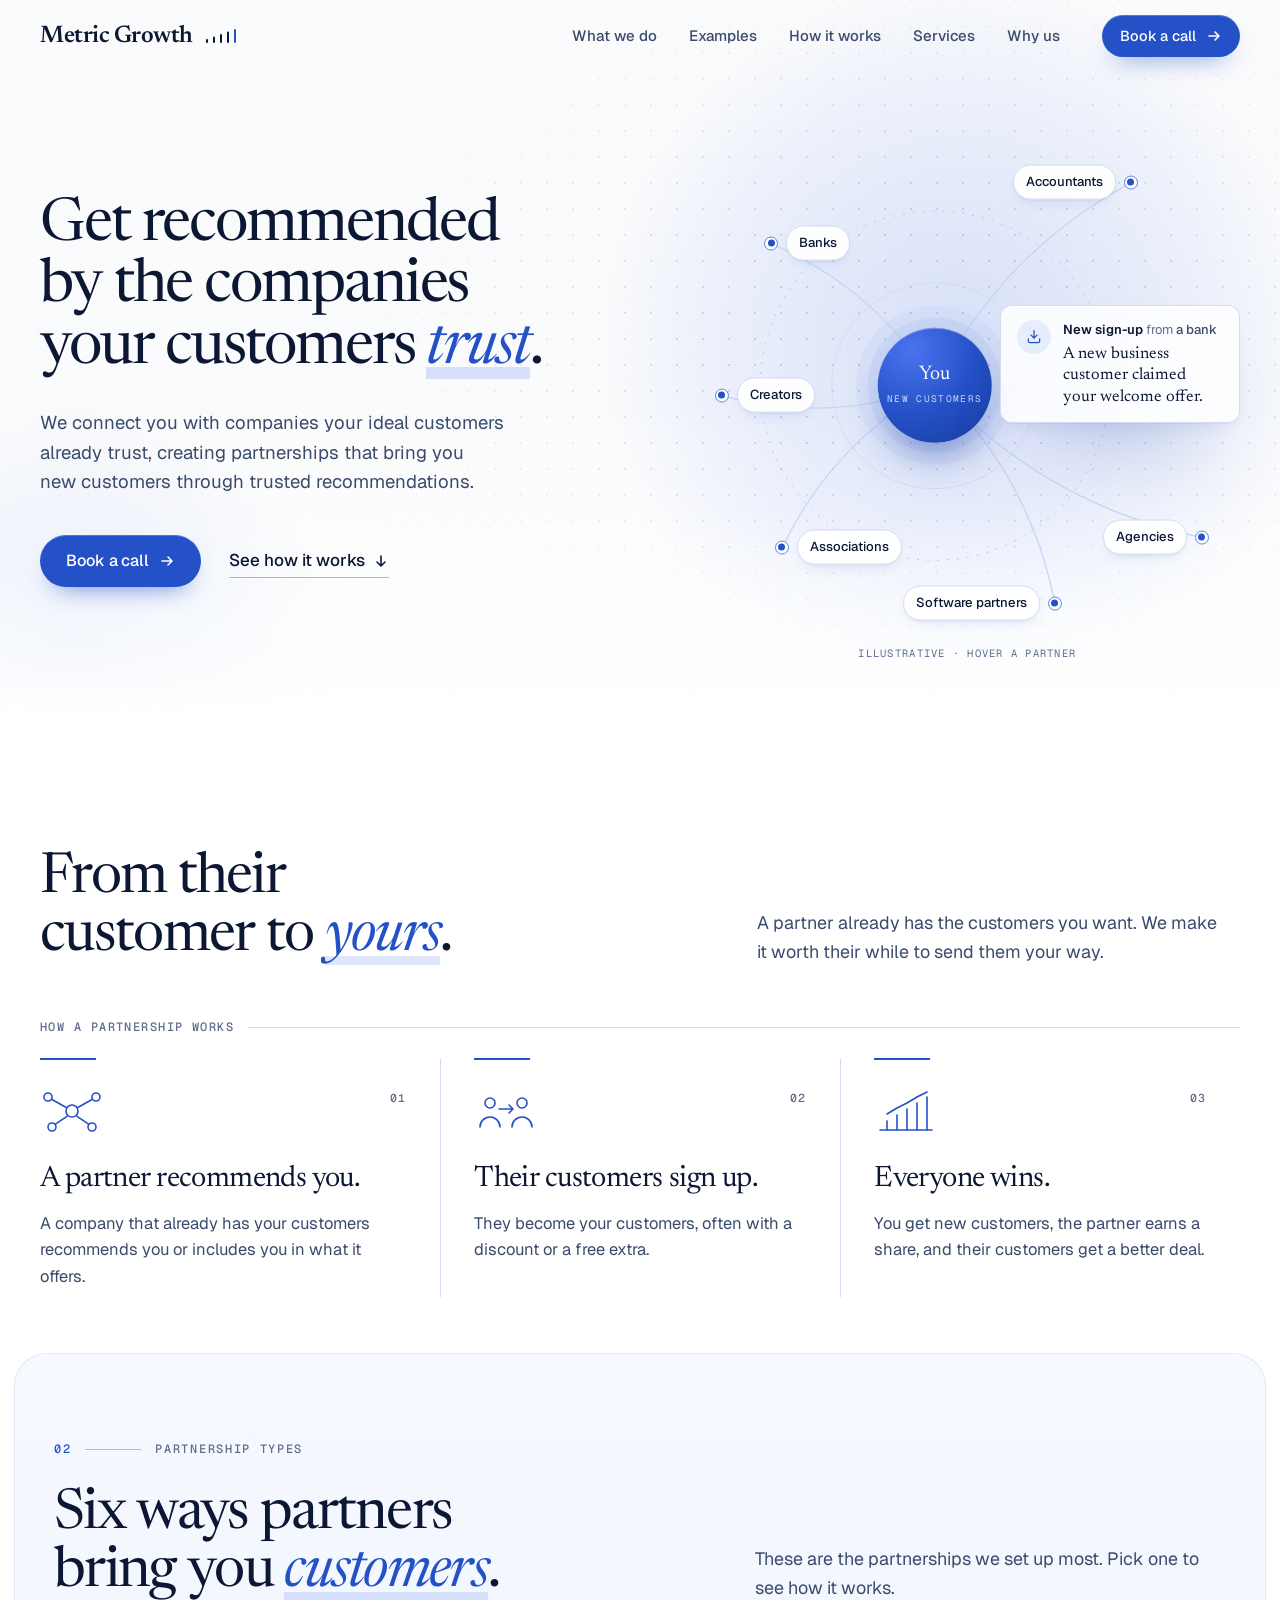
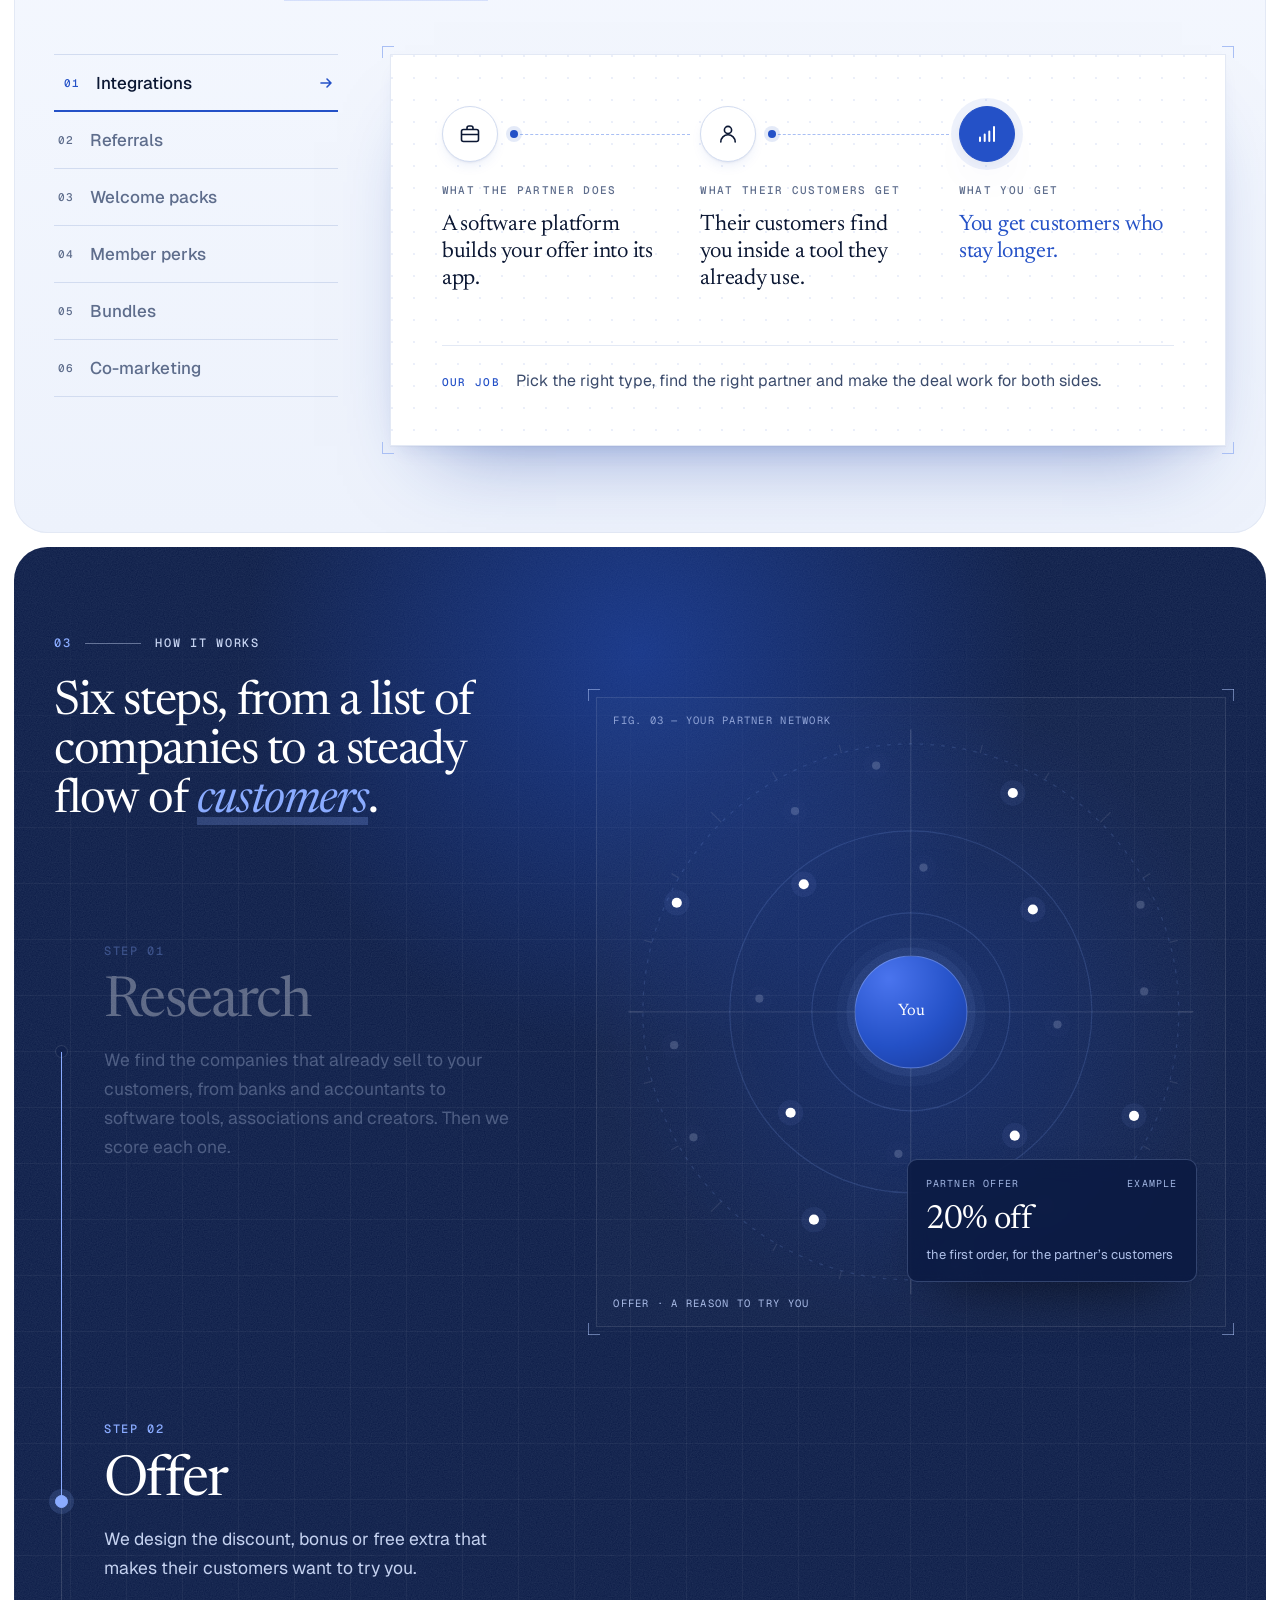
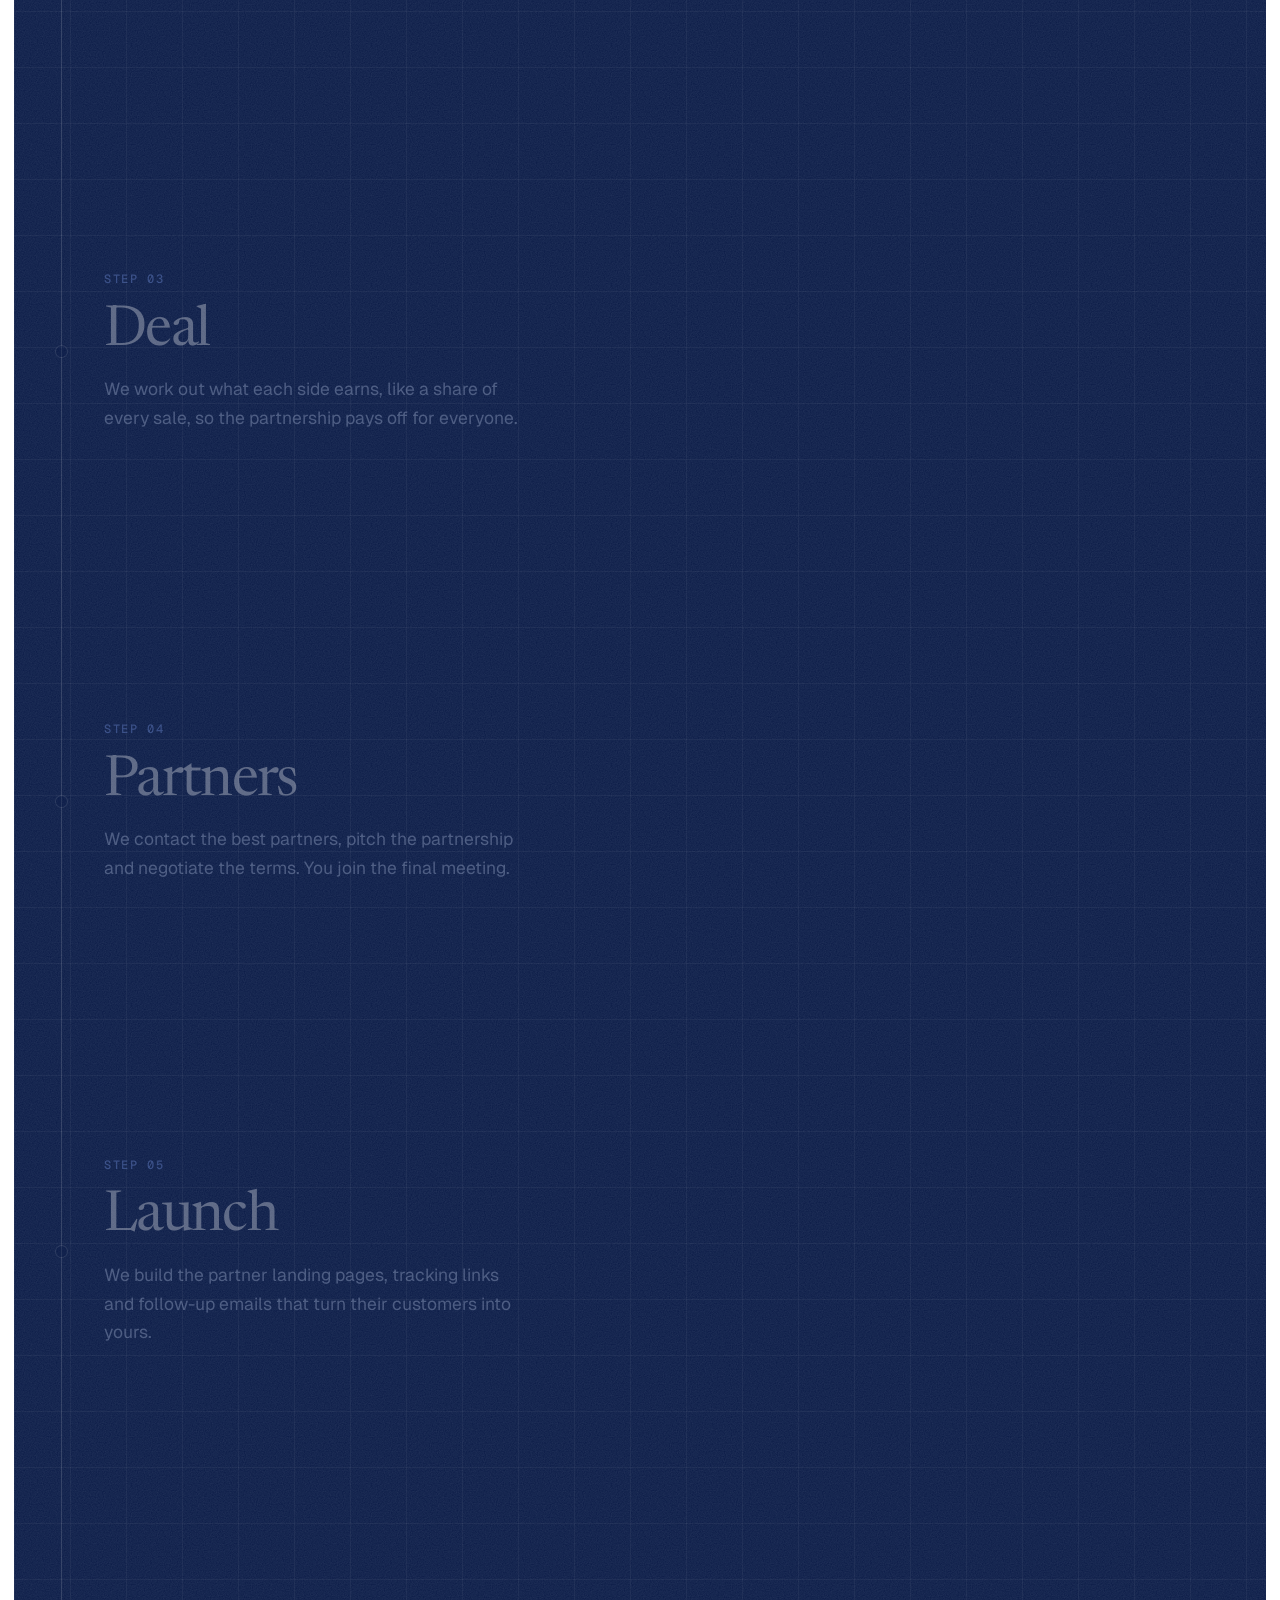
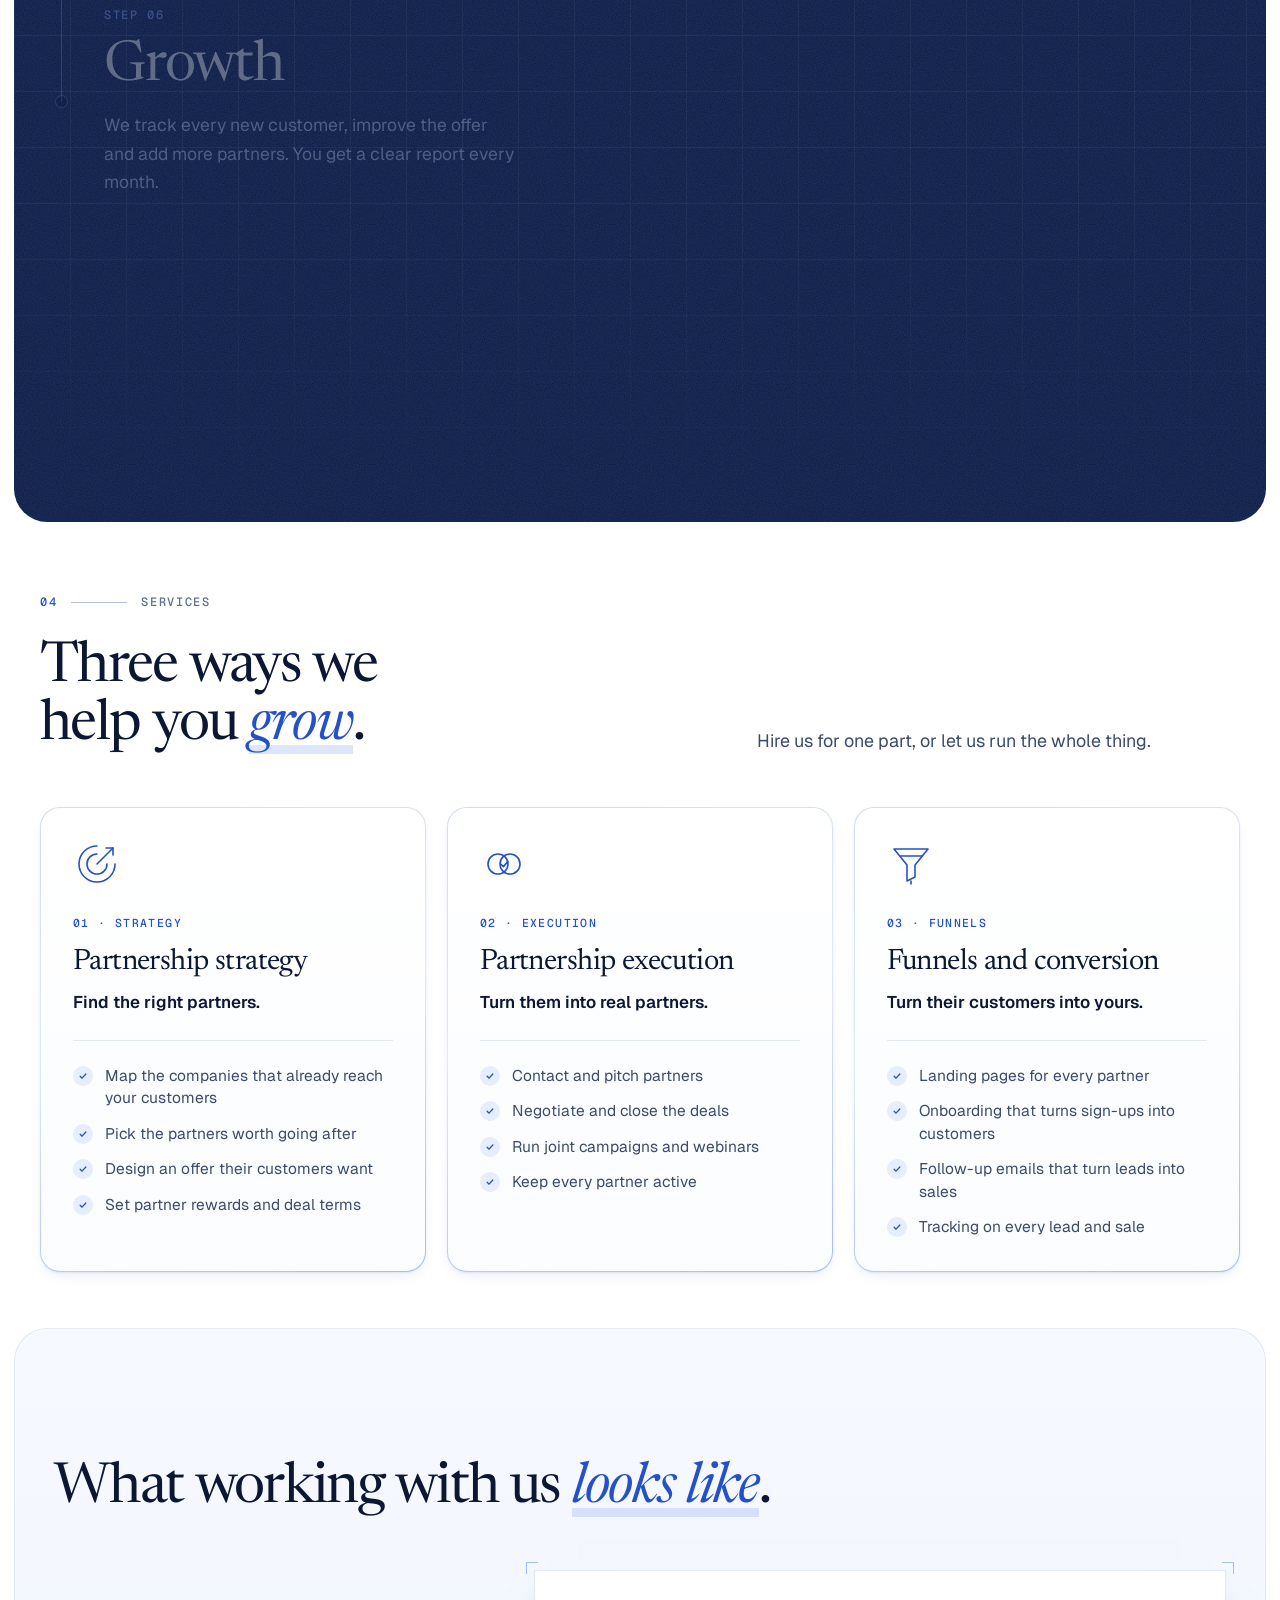
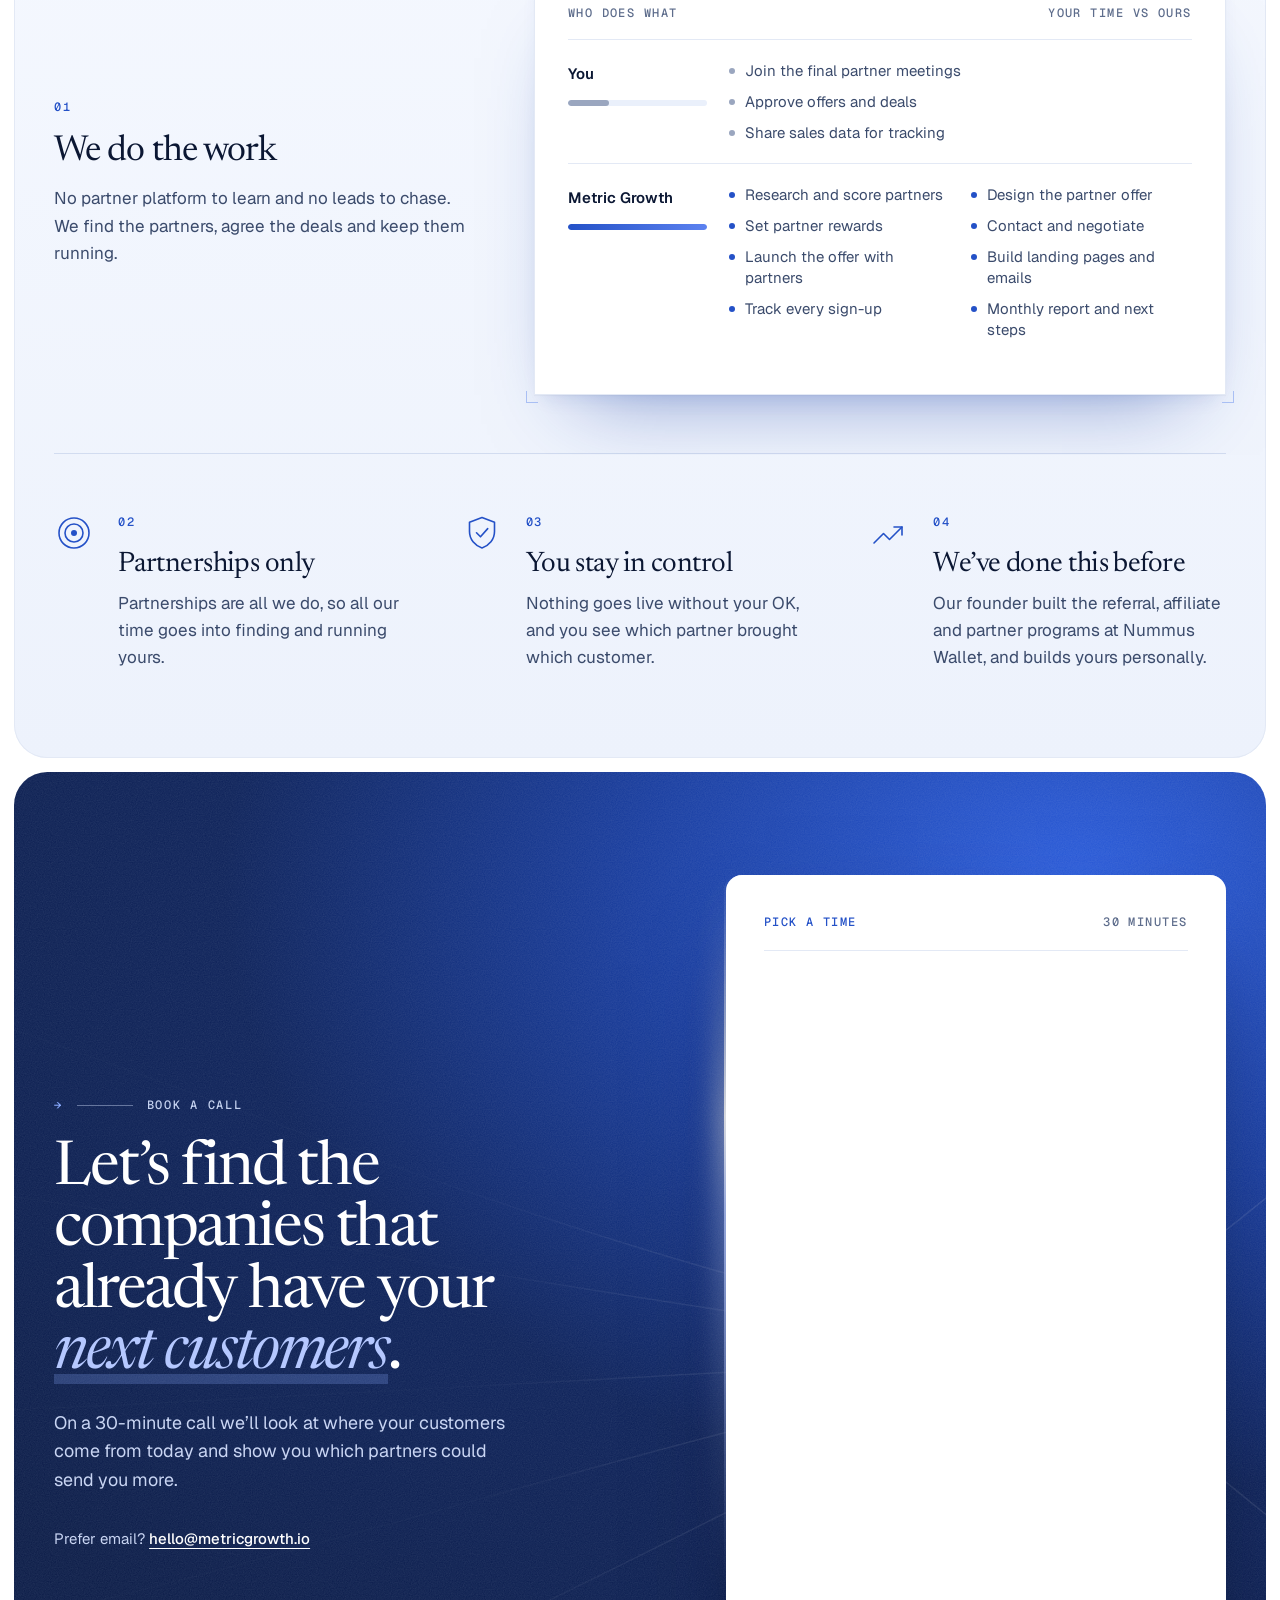
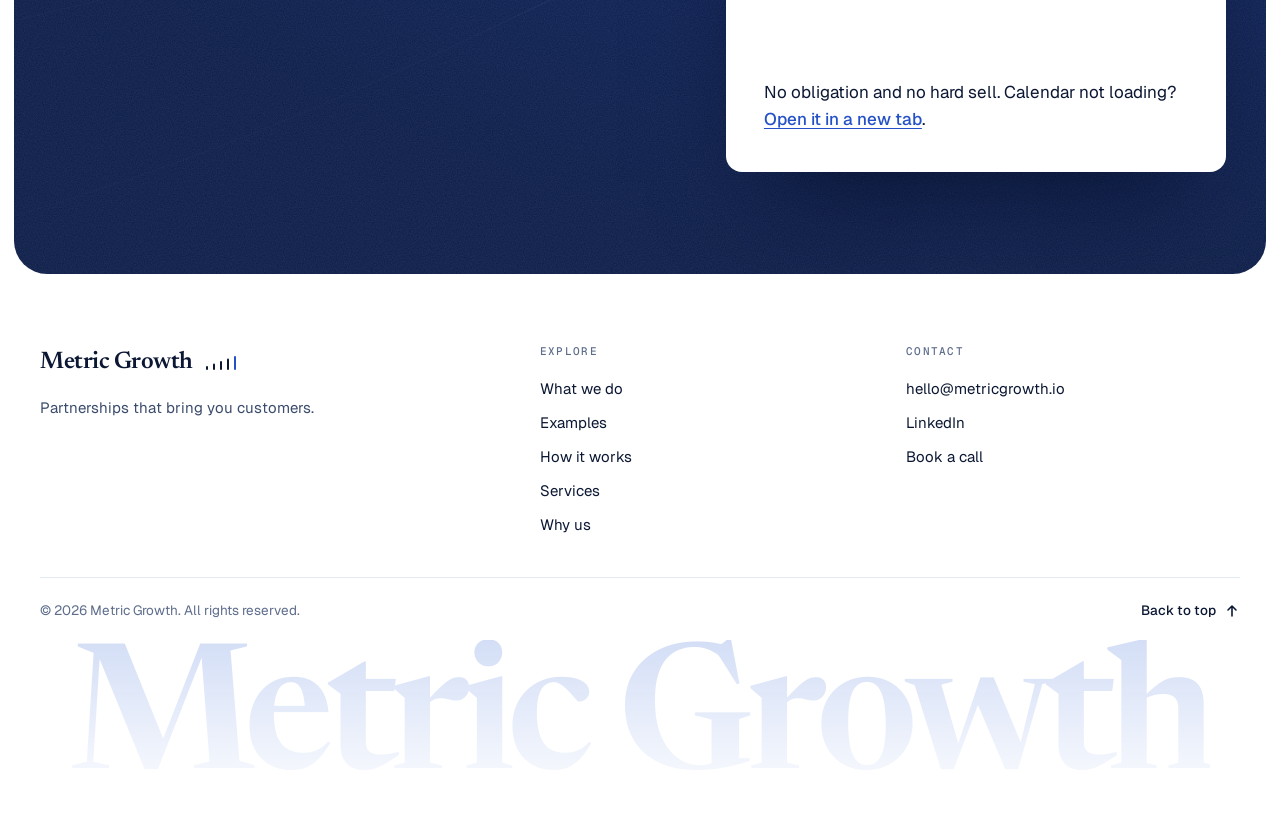
<file: index.html>
<!doctype html>
<html lang="en-US">
<head>
<meta charset="utf-8">
<meta name="viewport" content="width=device-width, initial-scale=1, viewport-fit=cover">
<script>
  document.documentElement.classList.add('js');
  // If the site script fails to load, show everything instead of leaving it hidden.
  setTimeout(function () { if (!window.__mg) document.documentElement.classList.remove('js'); }, 2500);
</script>
<!-- Google tag (gtag.js) -->
<script async src="https://www.googletagmanager.com/gtag/js?id=G-VX706F2BNQ"></script>
<script>
  window.dataLayer = window.dataLayer || [];
  function gtag(){dataLayer.push(arguments);}
  gtag('js', new Date());

  gtag('config', 'G-VX706F2BNQ');
</script>
<title>Metric Growth | Get recommended by the companies your customers trust</title>
<meta name="description" content="Metric Growth teams you up with the companies your customers already trust, like banks, accountants, agencies and creators. They recommend you. You get the customers.">
<link rel="canonical" href="https://metricgrowth.io/">
<meta name="theme-color" content="#2451C7">
<meta property="og:title" content="Metric Growth | Get recommended by the companies your customers trust">
<meta property="og:description" content="We connect you with companies your ideal customers already trust, creating partnerships that bring you new customers through trusted recommendations.">
<meta property="og:type" content="website">
<meta property="og:url" content="https://metricgrowth.io/">
<meta property="og:site_name" content="Metric Growth">
<meta name="twitter:card" content="summary">
<link rel="icon" href="data:image/svg+xml,%3Csvg xmlns='http://www.w3.org/2000/svg' viewBox='0 0 64 64'%3E%3Crect width='64' height='64' rx='14' fill='%232451C7'/%3E%3Ctext x='32' y='42' font-family='Georgia,serif' font-size='26' font-weight='700' text-anchor='middle' fill='%23FFFFFF'%3EM.G.%3C/text%3E%3C/svg%3E">
<link rel="preconnect" href="https://fonts.googleapis.com">
<link rel="preconnect" href="https://fonts.gstatic.com" crossorigin>
<link rel="stylesheet" href="https://fonts.googleapis.com/css2?family=Geist:wght@400;500;600&amp;family=Geist+Mono:wght@400;500&amp;family=Newsreader:ital,opsz,wght@0,6..72,400;0,6..72,500;0,6..72,600;1,6..72,400&amp;display=swap">
<link rel="stylesheet" href="assets/site.css">
<script src="assets/site.js" defer></script>
<script type="application/ld+json">
{
  "@context": "https://schema.org",
  "@type": "ProfessionalService",
  "name": "Metric Growth",
  "url": "https://metricgrowth.io/",
  "email": "hello@metricgrowth.io",
  "description": "Partnership agency. We set up partnerships where other companies recommend you to their customers."
}
</script>
</head>
<body>

<svg class="sprite" aria-hidden="true" focusable="false">
  <symbol id="i-arrow" viewBox="0 0 16 16"><path d="M3 8h10M9 4l4 4-4 4" fill="none" stroke="currentColor" stroke-width="1.6" stroke-linecap="round" stroke-linejoin="round"/></symbol>
  <symbol id="i-down" viewBox="0 0 16 16"><path d="M8 3v10M4 9l4 4 4-4" fill="none" stroke="currentColor" stroke-width="1.6" stroke-linecap="round" stroke-linejoin="round"/></symbol>
  <symbol id="i-check" viewBox="0 0 16 16"><path d="M3 8.5l3.2 3.2L13 4.8" fill="none" stroke="currentColor" stroke-width="1.8" stroke-linecap="round" stroke-linejoin="round"/></symbol>
  <symbol id="i-person" viewBox="0 0 24 24"><g fill="none" stroke="currentColor" stroke-width="1.6" stroke-linecap="round"><circle cx="12" cy="8" r="3.6"/><path d="M4.8 20c0-4 3.2-7.2 7.2-7.2s7.2 3.2 7.2 7.2"/></g></symbol>
  <symbol id="i-case" viewBox="0 0 24 24"><g fill="none" stroke="currentColor" stroke-width="1.6" stroke-linejoin="round"><rect x="3.5" y="7.5" width="17" height="12" rx="2"/><path d="M9 7.5V6a2 2 0 0 1 2-2h2a2 2 0 0 1 2 2v1.5M3.5 12.5h17"/></g></symbol>
  <symbol id="i-firm" viewBox="0 0 24 24"><path d="M5 19v-3.5M9.7 19v-6.5M14.3 19V9.5M19 19V5" fill="none" stroke="currentColor" stroke-width="2" stroke-linecap="round"/></symbol>
  <symbol id="i-in" viewBox="0 0 24 24"><g fill="none" stroke="currentColor" stroke-width="1.7" stroke-linecap="round" stroke-linejoin="round"><path d="M12 3.5v10M8 9.5l4 4 4-4"/><path d="M4.5 14.5v3a2 2 0 0 0 2 2h11a2 2 0 0 0 2-2v-3"/></g></symbol>
</svg>

<a class="skip" href="#main">Skip to content</a>

<header class="site-header" data-header>
  <div class="container header-inner">
    <a class="brand" href="#top" aria-label="Metric Growth, back to top">
      <span class="brand-name">Metric Growth</span>
      <svg class="brand-mark" viewBox="0 0 76 30" aria-hidden="true"><rect x="2" y="22" width="4" height="8" rx="2"/><rect x="16" y="17" width="4" height="13" rx="2"/><rect x="30" y="12" width="4" height="18" rx="2"/><rect x="44" y="7" width="4" height="23" rx="2"/><rect x="58" y="2" width="4" height="28" rx="2"/></svg>
    </a>
    <nav class="nav" aria-label="Main">
      <a href="#what">What we do</a>
      <a href="#examples">Examples</a>
      <a href="#how">How it works</a>
      <a href="#services">Services</a>
      <a href="#why">Why us</a>
    </nav>
    <a class="btn btn-sm header-cta" href="#contact">Book a call <svg class="ico" aria-hidden="true"><use href="#i-arrow"/></svg></a>
    <button class="menu-toggle" type="button" aria-expanded="false" aria-controls="mobile-menu" data-menu-toggle>
      <span class="sr-only">Open menu</span>
      <span class="menu-bars" aria-hidden="true"><i></i><i></i></span>
    </button>
  </div>
  <div class="mobile-menu" id="mobile-menu">
    <nav aria-label="Mobile">
      <a href="#what"><span class="mono">01</span>What we do</a>
      <a href="#examples"><span class="mono">02</span>Examples</a>
      <a href="#how"><span class="mono">03</span>How it works</a>
      <a href="#services"><span class="mono">04</span>Services</a>
      <a href="#why"><span class="mono">05</span>Why us</a>
      <a class="btn" href="#contact">Book a call <svg class="ico" aria-hidden="true"><use href="#i-arrow"/></svg></a>
    </nav>
  </div>
  <span class="header-progress" aria-hidden="true"></span>
</header>

<main id="main" class="site">

  <!-- ============================== HERO ============================== -->
  <section class="hero" id="top" aria-labelledby="hero-title">
    <div class="hero-bg" aria-hidden="true"><span class="hero-aura"></span><span class="hero-aura b"></span></div>
    <div class="container hero-grid">
      <div class="hero-copy">
        <h1 class="hero-title split" id="hero-title" data-split>Get recommended by the companies your customers <em>trust</em>.</h1>
        <p class="hero-sub" style="--d:520ms">We connect you with companies your ideal customers already trust, creating partnerships that bring you new customers through trusted recommendations.</p>
        <div class="hero-actions" style="--d:680ms">
          <a class="btn" href="#contact">Book a call <svg class="ico" aria-hidden="true"><use href="#i-arrow"/></svg></a>
          <a class="link-arrow" href="#how">See how it works <svg class="ico" aria-hidden="true"><use href="#i-down"/></svg></a>
        </div>
      </div>

      <div class="hero-visual">
        <div class="network" data-network role="img" aria-label="Illustration: banks, accountants, agencies, software partners, associations and creators around you, each sending new customers to you.">
          <svg class="network-svg" aria-hidden="true" focusable="false">
            <circle class="orbit" data-orbit/>
            <circle class="orbit orbit-dash" data-orbit/>
            <g data-links></g>
            <g data-comets></g>
          </svg>
          <div class="firm" data-firm aria-hidden="true">
            <span class="firm-ripple"></span><span class="firm-ripple r2"></span>
            <span class="firm-core"><span class="firm-label">You</span><span class="firm-sub">New customers</span></span>
          </div>
          <span class="node" data-node="bank" data-side="right" style="--d:500ms" data-from="a bank" data-moment="A new business customer claimed your welcome offer." aria-hidden="true"><span class="node-dot"></span><span class="node-label">Banks</span></span>
          <span class="node" data-node="cowork" data-side="left" style="--d:620ms" data-from="an accountant" data-moment="A client signed up on their accountant’s advice." aria-hidden="true"><span class="node-dot"></span><span class="node-label">Accountants</span></span>
          <span class="node" data-node="agency" data-side="left" style="--d:740ms" data-from="an agency" data-moment="A client got you as part of their agency package." aria-hidden="true"><span class="node-dot"></span><span class="node-label">Agencies</span></span>
          <span class="node" data-node="software" data-side="left" style="--d:860ms" data-from="a software partner" data-moment="A user found your offer inside their app." aria-hidden="true"><span class="node-dot"></span><span class="node-label">Software partners</span></span>
          <span class="node" data-node="assoc" data-side="right" style="--d:980ms" data-from="an association" data-moment="A member claimed their member discount." aria-hidden="true"><span class="node-dot"></span><span class="node-label">Associations</span></span>
          <span class="node" data-node="community" data-side="right" style="--d:1100ms" data-from="a creator" data-moment="A viewer signed up after a YouTube review." aria-hidden="true"><span class="node-dot"></span><span class="node-label">Creators</span></span>
        </div>
        <div class="toast" data-toast aria-hidden="true">
          <span class="toast-icon"><svg aria-hidden="true"><use href="#i-in"/></svg></span>
          <span class="toast-body">
            <span class="toast-title">New sign-up <span class="toast-from">from <b data-toast-from>a bank</b></span></span>
            <span class="toast-text" data-toast-text>A new business customer claimed your welcome offer.</span>
          </span>
        </div>
        <p class="visual-note" aria-hidden="true"><span class="hint-hover">Illustrative · hover a partner</span><span class="hint-touch">Illustrative · tap a partner</span></p>
      </div>
    </div>
  </section>

  <!-- ============================== 01 WHAT WE DO ============================== -->
  <section class="sec about" id="what" aria-labelledby="what-title">
    <div class="container">
      <div class="sec-label" data-reveal><span class="num">01</span><span class="rule"></span><span>What we do</span></div>
      <div class="sec-head-split">
        <h2 class="sec-title split" id="what-title" data-reveal data-split style="--d:80ms">From their customer to <em>yours</em>.</h2>
        <p class="sec-intro" data-reveal style="--d:160ms">A partner already has the customers you want. We make it worth their while to send them your way.</p>
      </div>

      <div class="services">
        <p class="services-head mono" data-reveal>How a partnership works</p>
        <div class="services-grid">
          <article class="service" data-reveal>
            <svg class="glyph" viewBox="0 0 64 48" aria-hidden="true">
              <path pathLength="1" d="M26 24a6 6 0 1 0 12 0a6 6 0 1 0-12 0"/>
              <path pathLength="1" d="M4 10a4 4 0 1 0 8 0a4 4 0 1 0-8 0"/>
              <path pathLength="1" d="M52 10a4 4 0 1 0 8 0a4 4 0 1 0-8 0"/>
              <path pathLength="1" d="M8 40a4 4 0 1 0 8 0a4 4 0 1 0-8 0"/>
              <path pathLength="1" d="M48 40a4 4 0 1 0 8 0a4 4 0 1 0-8 0"/>
              <path pathLength="1" d="M11.5 12.2l15.2 8.6M52.5 12.2l-15.2 8.6"/>
              <path pathLength="1" d="M15 37.4l12-8M49 37.4l-12-8"/>
            </svg>
            <h3>A partner recommends you.</h3>
            <p>A company that already has your customers recommends you or includes you in what it offers.</p>
          </article>
          <article class="service" data-reveal style="--d:120ms">
            <svg class="glyph" viewBox="0 0 64 48" aria-hidden="true">
              <path pathLength="1" d="M11 16a5 5 0 1 0 10 0a5 5 0 1 0-10 0"/>
              <path pathLength="1" d="M6 40c0-5.5 4.5-10 10-10s10 4.5 10 10"/>
              <path pathLength="1" d="M43 16a5 5 0 1 0 10 0a5 5 0 1 0-10 0"/>
              <path pathLength="1" d="M38 40c0-5.5 4.5-10 10-10s10 4.5 10 10"/>
              <path pathLength="1" d="M25 22h14M35 18l4 4-4 4"/>
            </svg>
            <h3>Their customers sign up.</h3>
            <p>They become your customers, often with a discount or a free extra.</p>
          </article>
          <article class="service" data-reveal style="--d:240ms">
            <svg class="glyph" viewBox="0 0 64 48" aria-hidden="true">
              <path pathLength="1" d="M6 43h52"/>
              <path pathLength="1" d="M13 43v-9"/>
              <path pathLength="1" d="M23 43V28"/>
              <path pathLength="1" d="M33 43V22"/>
              <path pathLength="1" d="M43 43V16"/>
              <path pathLength="1" d="M53 43V10"/>
              <path pathLength="1" d="M13 27l10-6 10-5 10-6 10-5"/>
            </svg>
            <h3>Everyone wins.</h3>
            <p>You get new customers, the partner earns a share, and their customers get a better deal.</p>
          </article>
        </div>
      </div>
    </div>
  </section>

  <!-- ============================== 02 EXAMPLES ============================== -->
  <section class="sec partners panel panel-light" id="examples" aria-labelledby="examples-title">
    <div class="container">
      <div class="sec-label" data-reveal><span class="num">02</span><span class="rule"></span><span>Partnership types</span></div>
      <div class="sec-head-split">
        <h2 class="sec-title split" id="examples-title" data-reveal data-split style="--d:80ms">Six ways partners bring you <em>customers</em>.</h2>
        <p class="sec-intro" data-reveal style="--d:160ms">These are the partnerships we set up most. Pick one to see how it works.</p>
      </div>

      <div class="moments" data-moments data-reveal>
        <div class="moments-tabs" role="tablist" aria-label="Partnership types">
          <button class="moment-tab" type="button" role="tab" id="tab-integration" aria-controls="panel-integration" aria-selected="true"><span class="tab-num">01</span>Integrations<svg class="ico tab-arrow" aria-hidden="true"><use href="#i-arrow"/></svg></button>
          <button class="moment-tab" type="button" role="tab" id="tab-referral" aria-controls="panel-referral" aria-selected="false" tabindex="-1"><span class="tab-num">02</span>Referrals<svg class="ico tab-arrow" aria-hidden="true"><use href="#i-arrow"/></svg></button>
          <button class="moment-tab" type="button" role="tab" id="tab-welcome" aria-controls="panel-welcome" aria-selected="false" tabindex="-1"><span class="tab-num">03</span>Welcome packs<svg class="ico tab-arrow" aria-hidden="true"><use href="#i-arrow"/></svg></button>
          <button class="moment-tab" type="button" role="tab" id="tab-perk" aria-controls="panel-perk" aria-selected="false" tabindex="-1"><span class="tab-num">04</span>Member perks<svg class="ico tab-arrow" aria-hidden="true"><use href="#i-arrow"/></svg></button>
          <button class="moment-tab" type="button" role="tab" id="tab-marketplace" aria-controls="panel-marketplace" aria-selected="false" tabindex="-1"><span class="tab-num">05</span>Bundles<svg class="ico tab-arrow" aria-hidden="true"><use href="#i-arrow"/></svg></button>
          <button class="moment-tab" type="button" role="tab" id="tab-comarketing" aria-controls="panel-comarketing" aria-selected="false" tabindex="-1"><span class="tab-num">06</span>Co-marketing<svg class="ico tab-arrow" aria-hidden="true"><use href="#i-arrow"/></svg></button>
        </div>

        <div class="moments-panels plate">
          <div class="moment-panel" role="tabpanel" id="panel-integration" aria-labelledby="tab-integration" tabindex="0">
            <ol class="journey">
              <li class="station"><span class="st-icon"><svg aria-hidden="true"><use href="#i-case"/></svg></span><span class="st-kicker">What the partner does</span><p class="st-text">A software platform builds your offer into its app.</p></li>
              <li class="station"><span class="st-icon"><svg aria-hidden="true"><use href="#i-person"/></svg></span><span class="st-kicker">What their customers get</span><p class="st-text">Their customers find you inside a tool they already use.</p></li>
              <li class="station st-firm"><span class="st-icon"><svg aria-hidden="true"><use href="#i-firm"/></svg></span><span class="st-kicker">What you get</span><p class="st-text">You get customers who stay longer.</p></li>
            </ol>
          </div>
          <div class="moment-panel" role="tabpanel" id="panel-referral" aria-labelledby="tab-referral" tabindex="0" hidden>
            <ol class="journey">
              <li class="station"><span class="st-icon"><svg aria-hidden="true"><use href="#i-case"/></svg></span><span class="st-kicker">What the partner does</span><p class="st-text">An accountant, consultant or agency recommends you to its clients.</p></li>
              <li class="station"><span class="st-icon"><svg aria-hidden="true"><use href="#i-person"/></svg></span><span class="st-kicker">What their clients get</span><p class="st-text">Their clients get a provider someone they trust has vetted.</p></li>
              <li class="station st-firm"><span class="st-icon"><svg aria-hidden="true"><use href="#i-firm"/></svg></span><span class="st-kicker">What you get</span><p class="st-text">You get customers who are ready to buy.</p></li>
            </ol>
          </div>
          <div class="moment-panel" role="tabpanel" id="panel-welcome" aria-labelledby="tab-welcome" tabindex="0" hidden>
            <ol class="journey">
              <li class="station"><span class="st-icon"><svg aria-hidden="true"><use href="#i-case"/></svg></span><span class="st-kicker">What the partner does</span><p class="st-text">A bank or formation service adds your offer to its welcome pack.</p></li>
              <li class="station"><span class="st-icon"><svg aria-hidden="true"><use href="#i-person"/></svg></span><span class="st-kicker">What their customers get</span><p class="st-text">New businesses get a free extra when they sign up.</p></li>
              <li class="station st-firm"><span class="st-icon"><svg aria-hidden="true"><use href="#i-firm"/></svg></span><span class="st-kicker">What you get</span><p class="st-text">You get customers from their first day in business.</p></li>
            </ol>
          </div>
          <div class="moment-panel" role="tabpanel" id="panel-perk" aria-labelledby="tab-perk" tabindex="0" hidden>
            <ol class="journey">
              <li class="station"><span class="st-icon"><svg aria-hidden="true"><use href="#i-case"/></svg></span><span class="st-kicker">What the partner does</span><p class="st-text">An association or community gives its members a deal with you.</p></li>
              <li class="station"><span class="st-icon"><svg aria-hidden="true"><use href="#i-person"/></svg></span><span class="st-kicker">What their members get</span><p class="st-text">Their members get a discount only they can use.</p></li>
              <li class="station st-firm"><span class="st-icon"><svg aria-hidden="true"><use href="#i-firm"/></svg></span><span class="st-kicker">What you get</span><p class="st-text">You get a steady stream of sign-ups.</p></li>
            </ol>
          </div>
          <div class="moment-panel" role="tabpanel" id="panel-marketplace" aria-labelledby="tab-marketplace" tabindex="0" hidden>
            <ol class="journey">
              <li class="station"><span class="st-icon"><svg aria-hidden="true"><use href="#i-case"/></svg></span><span class="st-kicker">What the partner does</span><p class="st-text">An agency or supplier includes your product in its package.</p></li>
              <li class="station"><span class="st-icon"><svg aria-hidden="true"><use href="#i-person"/></svg></span><span class="st-kicker">What their clients get</span><p class="st-text">Their clients get more for the same price.</p></li>
              <li class="station st-firm"><span class="st-icon"><svg aria-hidden="true"><use href="#i-firm"/></svg></span><span class="st-kicker">What you get</span><p class="st-text">You get a sale with every package.</p></li>
            </ol>
          </div>
          <div class="moment-panel" role="tabpanel" id="panel-comarketing" aria-labelledby="tab-comarketing" tabindex="0" hidden>
            <ol class="journey">
              <li class="station"><span class="st-icon"><svg aria-hidden="true"><use href="#i-case"/></svg></span><span class="st-kicker">What the partner does</span><p class="st-text">A partner runs a webinar or guide together with you.</p></li>
              <li class="station"><span class="st-icon"><svg aria-hidden="true"><use href="#i-person"/></svg></span><span class="st-kicker">What their audience gets</span><p class="st-text">Their audience gets useful advice from both of you.</p></li>
              <li class="station st-firm"><span class="st-icon"><svg aria-hidden="true"><use href="#i-firm"/></svg></span><span class="st-kicker">What you get</span><p class="st-text">You get new leads from their audience.</p></li>
            </ol>
          </div>
          <p class="moments-foot"><span class="mono">Our job</span><span>Pick the right type, find the right partner and make the deal work for both sides.</span></p>
        </div>
      </div>
    </div>
  </section>

  <!-- ============================== 03 HOW ============================== -->
  <section class="sec how panel panel-dark" id="how" aria-labelledby="how-title">
    <div class="container">
      <div class="how-layout">
        <div class="how-head">
          <div class="sec-label light" data-reveal><span class="num">03</span><span class="rule"></span><span>How it works</span></div>
          <h2 class="sec-title split" id="how-title" data-reveal data-split style="--d:80ms">Six steps, from a list of companies to a steady flow of <em>customers</em>.</h2>
        </div>
        <div class="how-stage-wrap">
          <div class="how-sticky">
            <figure class="how-stage" data-stage>
              <div class="stage-frame plate" aria-hidden="true">
                <span class="fig-label">Fig. 03 — Your partner network</span>
                <div class="sweep"></div>
                <svg class="stage-svg" viewBox="0 0 520 520" data-stage-svg focusable="false"></svg>
                <div class="bp-firm"><span class="bp-firm-core" data-bp-firm>You</span></div>
                <div class="bp-caption">
                  <span data-cap="1">Research · every partner scored</span>
                  <span data-cap="2">Offer · a reason to try you</span>
                  <span data-cap="3">Deal · what each side gets</span>
                  <span data-cap="4">Partners · meetings booked</span>
                  <span data-cap="5">Launch · new customers arrive</span>
                  <span data-cap="6">Growth · every customer tracked</span>
                </div>
                <div class="bp-card" data-card="offer">
                  <div class="bp-dash-head"><span>Partner offer</span><span>Example</span></div>
                  <p class="bp-card-big">20% off</p>
                  <p class="bp-card-text">the first order, for the partner’s customers</p>
                </div>
                <div class="bp-card" data-card="deal">
                  <div class="bp-dash-head"><span>The deal</span><span>Example</span></div>
                  <ul class="bp-deal">
                    <li><span>Customer</span><b>Gets 20% off</b></li>
                    <li><span>Partner</span><b>Earns a share of each sale</b></li>
                    <li><span>You</span><b>Get a new customer</b></li>
                  </ul>
                </div>
                <div class="bp-dash">
                  <div class="bp-dash-head"><span>Partner dashboard</span><span>Example</span></div>
                  <div class="bp-metrics">
                    <div class="bp-metric"><b data-count="12">12</b><span>Partner meetings</span></div>
                    <div class="bp-metric"><b data-count="6">6</b><span>Active partners</span></div>
                    <div class="bp-metric"><b data-count="21">21</b><span>Offers used</span></div>
                    <div class="bp-metric"><b data-count="9">9</b><span>New customers</span></div>
                  </div>
                  <div class="bp-bars"><i style="--h:24%;--i:0"></i><i style="--h:30%;--i:1"></i><i style="--h:38%;--i:2"></i><i style="--h:46%;--i:3"></i><i style="--h:52%;--i:4"></i><i style="--h:64%;--i:5"></i><i style="--h:78%;--i:6"></i><i style="--h:100%;--i:7"></i></div>
                </div>
              </div>
              <figcaption class="sr-only">Diagram of the six steps: partners are researched and scored, the best ones get an offer and a deal, partners are signed, the offer goes live and new customers arrive, and every new customer is tracked in a dashboard.</figcaption>
            </figure>
          </div>
        </div>

        <ol class="how-steps">
          <li class="how-step" data-step="1">
            <span class="step-num">Step 01</span>
            <h3>Research</h3>
            <p>We find the companies that already sell to your customers, from banks and accountants to software tools, associations and creators. Then we score each one.</p>
          </li>
          <li class="how-step" data-step="2">
            <span class="step-num">Step 02</span>
            <h3>Offer</h3>
            <p>We design the discount, bonus or free extra that makes their customers want to try you.</p>
          </li>
          <li class="how-step" data-step="3">
            <span class="step-num">Step 03</span>
            <h3>Deal</h3>
            <p>We work out what each side earns, like a share of every sale, so the partnership pays off for everyone.</p>
          </li>
          <li class="how-step" data-step="4">
            <span class="step-num">Step 04</span>
            <h3>Partners</h3>
            <p>We contact the best partners, pitch the partnership and negotiate the terms. You join the final meeting.</p>
          </li>
          <li class="how-step" data-step="5">
            <span class="step-num">Step 05</span>
            <h3>Launch</h3>
            <p>We build the partner landing pages, tracking links and follow-up emails that turn their customers into yours.</p>
          </li>
          <li class="how-step" data-step="6">
            <span class="step-num">Step 06</span>
            <h3>Growth</h3>
            <p>We track every new customer, improve the offer and add more partners. You get a clear report every month.</p>
          </li>
        </ol>
      </div>
    </div>
  </section>

  <!-- ============================== 04 SERVICES ============================== -->
  <section class="sec pillars-sec" id="services" aria-labelledby="services-title">
    <div class="container">
      <div class="sec-label" data-reveal><span class="num">04</span><span class="rule"></span><span>Services</span></div>
      <div class="sec-head-split">
        <h2 class="sec-title split" id="services-title" data-reveal data-split style="--d:80ms">Three ways we help you <em>grow</em>.</h2>
        <p class="sec-intro" data-reveal style="--d:160ms">Hire us for one part, or let us run the whole thing.</p>
      </div>

      <div class="pillars">
        <article class="pillar" data-reveal data-spot>
          <svg class="glyph pillar-glyph" viewBox="0 0 48 48" aria-hidden="true"><path pathLength="1" d="M24 6a18 18 0 1 0 18 18"/><path pathLength="1" d="M24 14a10 10 0 1 0 10 10"/><path pathLength="1" d="M24 24L40 8"/><path pathLength="1" d="M33 8h7v7"/></svg>
          <span class="pillar-k mono">01 · Strategy</span>
          <h3>Partnership strategy</h3>
          <p class="pillar-lead">Find the right partners.</p>
          <ul>
            <li>Map the companies that already reach your customers</li>
            <li>Pick the partners worth going after</li>
            <li>Design an offer their customers want</li>
            <li>Set partner rewards and deal terms</li>
          </ul>
        </article>
        <article class="pillar" data-reveal data-spot style="--d:120ms">
          <svg class="glyph pillar-glyph" viewBox="0 0 48 48" aria-hidden="true"><path pathLength="1" d="M8 24a10 10 0 1 0 20 0a10 10 0 1 0-20 0"/><path pathLength="1" d="M20 24a10 10 0 1 0 20 0a10 10 0 1 0-20 0"/><path pathLength="1" d="M21 24.2l2.4 2.4 4.4-5"/></svg>
          <span class="pillar-k mono">02 · Execution</span>
          <h3>Partnership execution</h3>
          <p class="pillar-lead">Turn them into real partners.</p>
          <ul>
            <li>Contact and pitch partners</li>
            <li>Negotiate and close the deals</li>
            <li>Run joint campaigns and webinars</li>
            <li>Keep every partner active</li>
          </ul>
        </article>
        <article class="pillar" data-reveal data-spot style="--d:240ms">
          <svg class="glyph pillar-glyph" viewBox="0 0 48 48" aria-hidden="true"><path pathLength="1" d="M7 9h34L28 25v12l-8 4V25z"/><path pathLength="1" d="M13 16h22"/><path pathLength="1" d="M24 41v3"/></svg>
          <span class="pillar-k mono">03 · Funnels</span>
          <h3>Funnels and conversion</h3>
          <p class="pillar-lead">Turn their customers into yours.</p>
          <ul>
            <li>Landing pages for every partner</li>
            <li>Onboarding that turns sign-ups into customers</li>
            <li>Follow-up emails that turn leads into sales</li>
            <li>Tracking on every lead and sale</li>
          </ul>
        </article>
      </div>
    </div>
  </section>

  <!-- ============================== 05 WHY ============================== -->
  <section class="sec why panel panel-light" id="why" aria-labelledby="why-title">
    <div class="container">
      <div class="sec-label" data-reveal><span class="num">05</span><span class="rule"></span><span>Why work with us</span></div>
      <h2 class="sec-title split" id="why-title" data-reveal data-split style="--d:80ms">What working with us <em>looks like</em>.</h2>

      <div class="why-feature">
        <div class="why-text" data-reveal>
          <span class="why-k mono">01</span>
          <h3>We do the work</h3>
          <p>No partner platform to learn and no leads to chase. We find the partners, agree the deals and keep them running.</p>
        </div>
        <div class="lanes plate" data-reveal="wipe" style="--d:120ms">
          <div class="lanes-head"><span class="mono">Who does what</span><span class="mono">Your time vs ours</span></div>
          <div class="lane lane-you">
            <div><span class="lane-name">You</span><span class="lane-bar" aria-hidden="true"><i style="--w:30%"></i></span></div>
            <ul>
              <li>Join the final partner meetings</li>
              <li>Approve offers and deals</li>
              <li>Share sales data for tracking</li>
            </ul>
          </div>
          <div class="lane lane-us">
            <div><span class="lane-name">Metric Growth</span><span class="lane-bar" aria-hidden="true"><i style="--w:100%"></i></span></div>
            <ul>
              <li>Research and score partners</li>
              <li>Design the partner offer</li>
              <li>Set partner rewards</li>
              <li>Contact and negotiate</li>
              <li>Launch the offer with partners</li>
              <li>Build landing pages and emails</li>
              <li>Track every sign-up</li>
              <li>Monthly report and next steps</li>
            </ul>
          </div>
        </div>
      </div>

      <div class="why-row">
        <div class="why-item" data-reveal>
          <svg viewBox="0 0 40 40" aria-hidden="true"><circle pathLength="1" cx="20" cy="20" r="15"/><circle pathLength="1" cx="20" cy="20" r="9"/><circle class="fill" cx="20" cy="20" r="3"/></svg>
          <div>
            <span class="why-k mono">02</span>
            <h3>Partnerships only</h3>
            <p>Partnerships are all we do, so all our time goes into finding and running yours.</p>
          </div>
        </div>
        <div class="why-item" data-reveal style="--d:80ms">
          <svg viewBox="0 0 40 40" aria-hidden="true"><path pathLength="1" d="M20 4.5l12.5 4.8v9.3c0 7.8-5.3 14-12.5 16.4C12.8 32.6 7.5 26.4 7.5 18.6V9.3z"/><path pathLength="1" d="M14.5 19.8l4 4 7.2-8.2"/></svg>
          <div>
            <span class="why-k mono">03</span>
            <h3>You stay in control</h3>
            <p>Nothing goes live without your OK, and you see which partner brought which customer.</p>
          </div>
        </div>
        <div class="why-item" data-reveal style="--d:160ms">
          <svg viewBox="0 0 40 40" aria-hidden="true"><path pathLength="1" d="M5 30l9.5-9.5 6 6L33 14"/><path pathLength="1" d="M25 14h8v8"/></svg>
          <div>
            <span class="why-k mono">04</span>
            <h3>We’ve done this before</h3>
            <p>Our founder built the referral, affiliate and partner programs at Nummus Wallet, and builds yours personally.</p>
          </div>
        </div>
      </div>
    </div>
  </section>

  <!-- ============================== CTA ============================== -->
  <section class="cta panel panel-dark" id="contact" aria-labelledby="cta-title">
    <svg class="cta-threads" viewBox="0 0 1440 720" preserveAspectRatio="xMidYMid slice" aria-hidden="true" focusable="false">
      <path class="cta-thread" d="M-40 90C280 110 560 300 1000 380"/>
      <path class="cta-thread" d="M-40 250C300 250 600 340 1000 380"/>
      <path class="cta-thread" d="M-40 430C320 420 620 400 1000 380"/>
      <path class="cta-thread" d="M-40 610C340 580 640 450 1000 380"/>
      <path class="cta-thread" d="M-40 740C420 720 700 500 1000 380"/>
      <path class="cta-thread" d="M1480 60C1300 120 1160 260 1000 380"/>
      <path class="cta-thread" d="M1480 700C1300 640 1150 500 1000 380"/>
      <path class="cta-comet" pathLength="1" d="M-40 90C280 110 560 300 1000 380" style="animation-delay:-.4s"/>
      <path class="cta-comet" pathLength="1" d="M-40 250C300 250 600 340 1000 380" style="animation-delay:-3.1s;animation-duration:7s"/>
      <path class="cta-comet" pathLength="1" d="M-40 430C320 420 620 400 1000 380" style="animation-delay:-1.7s"/>
      <path class="cta-comet" pathLength="1" d="M-40 610C340 580 640 450 1000 380" style="animation-delay:-4.6s;animation-duration:6.5s"/>
      <path class="cta-comet" pathLength="1" d="M-40 740C420 720 700 500 1000 380" style="animation-delay:-2.3s;animation-duration:7.5s"/>
      <path class="cta-comet" pathLength="1" d="M1480 60C1300 120 1160 260 1000 380" style="animation-delay:-5.2s;animation-duration:5.5s"/>
      <path class="cta-comet" pathLength="1" d="M1480 700C1300 640 1150 500 1000 380" style="animation-delay:-.9s;animation-duration:6.8s"/>
    </svg>
    <div class="container cta-grid">
      <div class="cta-copy">
        <div class="sec-label light" data-reveal><span class="num">→</span><span class="rule"></span><span>Book a call</span></div>
        <h2 class="split" id="cta-title" data-reveal data-split style="--d:80ms">Let’s find the companies that already have your <em>next customers</em>.</h2>
        <p data-reveal style="--d:260ms">On a 30-minute call we’ll look at where your customers come from today and show you which partners could send you more.</p>
        <p class="cta-direct" data-reveal style="--d:340ms">Prefer email? <a href="mailto:hello@metricgrowth.io">hello@metricgrowth.io</a></p>
      </div>
      <div class="form-wrap" data-reveal="rise" style="--d:160ms">
      <!-- Booking: Nick's Calendly, embedded. Pick a time and it lands straight in his calendar. -->
      <div class="form booking" data-booking>
        <div class="form-head"><span class="mono">Pick a time</span><span class="mono">30 minutes</span></div>
        <iframe class="booking-frame" title="Book a 30-minute call with Metric Growth" loading="lazy"
          src="https://calendly.com/nick-metricgrowth/30min?hide_event_type_details=1&amp;primary_color=2451c7&amp;embed_domain=metricgrowth.io&amp;embed_type=Inline"></iframe>
        <p class="form-note">No obligation and no hard sell. Calendar not loading? <a href="https://calendly.com/nick-metricgrowth/30min" target="_blank" rel="noopener">Open it in a new tab</a>.</p>
      </div>
      </div>
    </div>
  </section>

</main>

<footer class="footer">
  <div class="container">
    <div class="footer-top">
      <div>
        <a class="brand" href="#top" aria-label="Metric Growth, back to top">
          <span class="brand-name">Metric Growth</span>
          <svg class="brand-mark" viewBox="0 0 76 30" aria-hidden="true"><rect x="2" y="22" width="4" height="8" rx="2"/><rect x="16" y="17" width="4" height="13" rx="2"/><rect x="30" y="12" width="4" height="18" rx="2"/><rect x="44" y="7" width="4" height="23" rx="2"/><rect x="58" y="2" width="4" height="28" rx="2"/></svg>
        </a>
        <p class="footer-tag">Partnerships that bring you customers.</p>
      </div>
      <nav class="footer-col" aria-label="Footer">
        <span class="mono">Explore</span>
        <a href="#what">What we do</a>
        <a href="#examples">Examples</a>
        <a href="#how">How it works</a>
        <a href="#services">Services</a>
        <a href="#why">Why us</a>
      </nav>
      <div class="footer-col">
        <span class="mono">Contact</span>
        <a href="mailto:hello@metricgrowth.io">hello@metricgrowth.io</a>
        <a href="https://www.linkedin.com/in/nick-lodder-04a2181a6/">LinkedIn</a>
        <a href="#contact">Book a call</a>
      </div>
    </div>
    <div class="footer-bottom">
      <span>© <span data-year>2026</span> Metric Growth. All rights reserved.</span>
      <a class="to-top" href="#top">Back to top <svg class="ico" aria-hidden="true"><use href="#i-down"/></svg></a>
    </div>
  </div>
  <div class="footer-word" aria-hidden="true"><span>Metric Growth</span></div>
</footer>

</body>
</html>
</file>
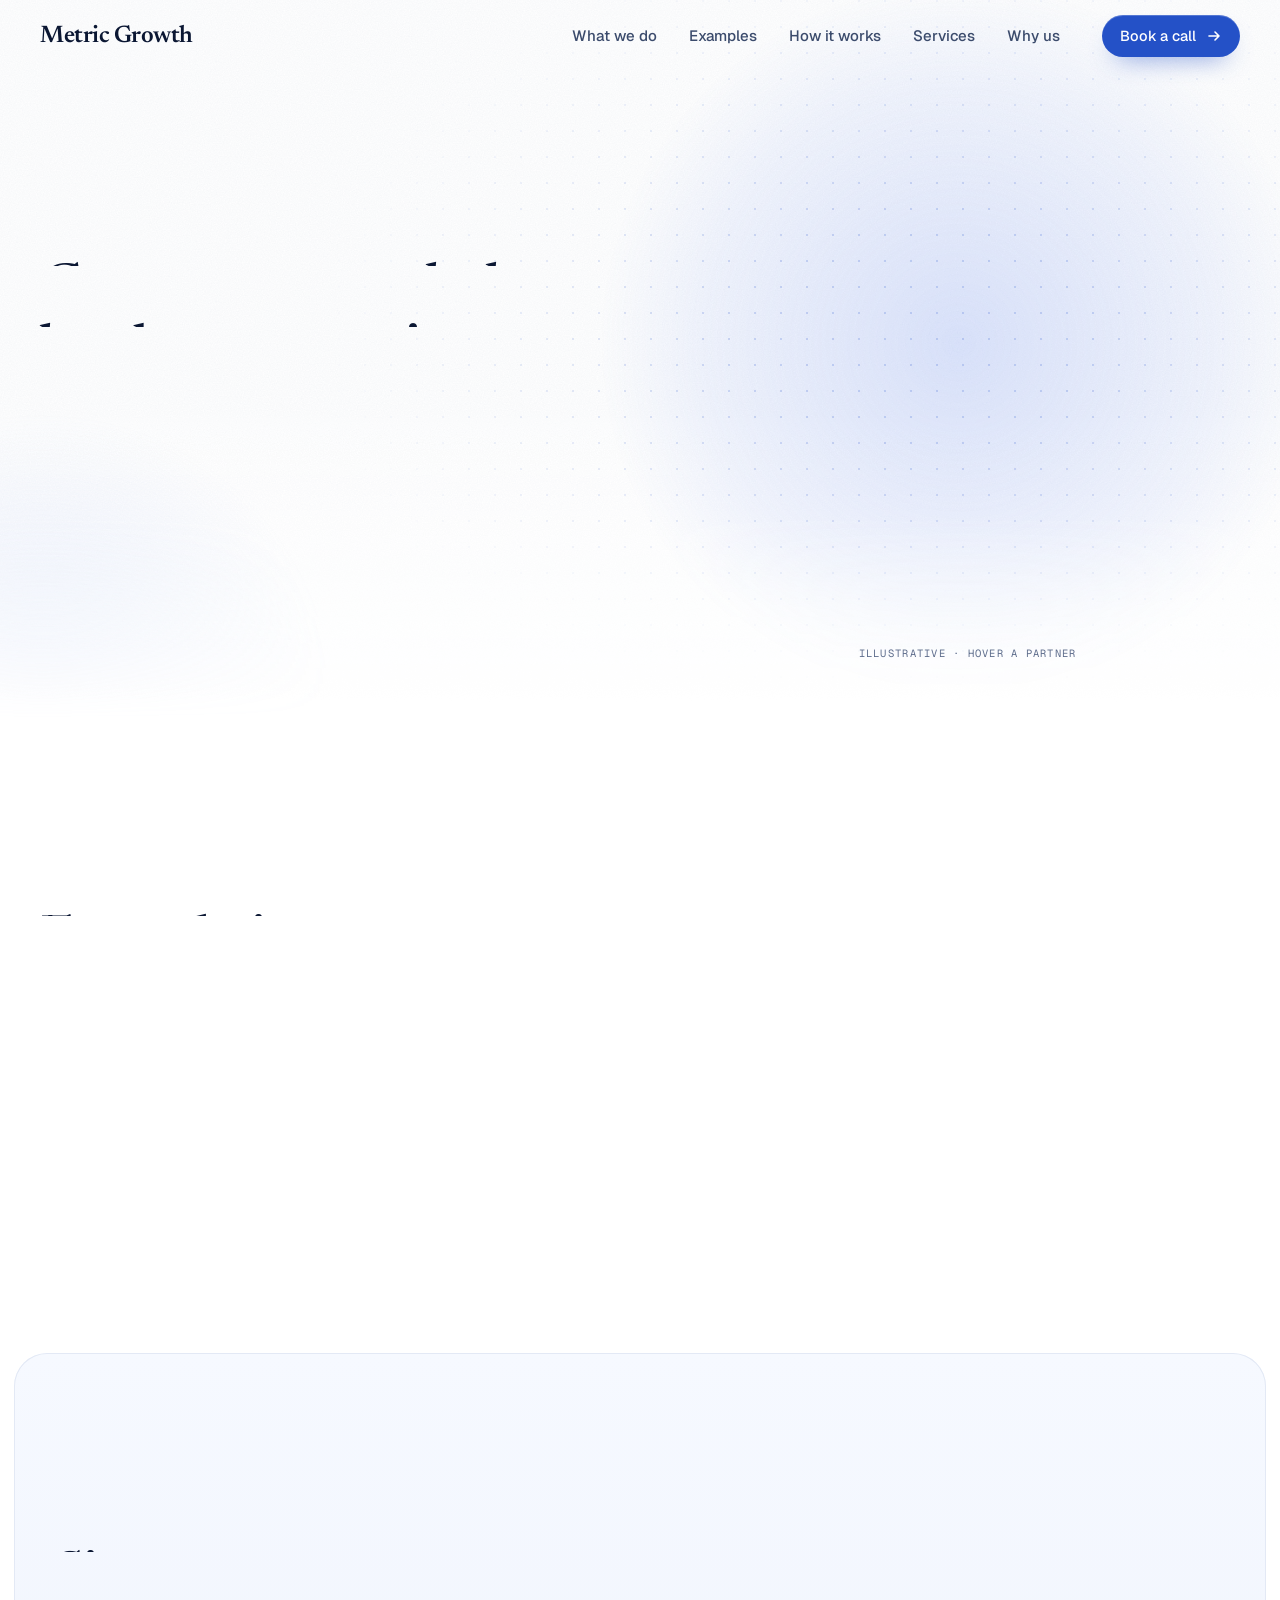
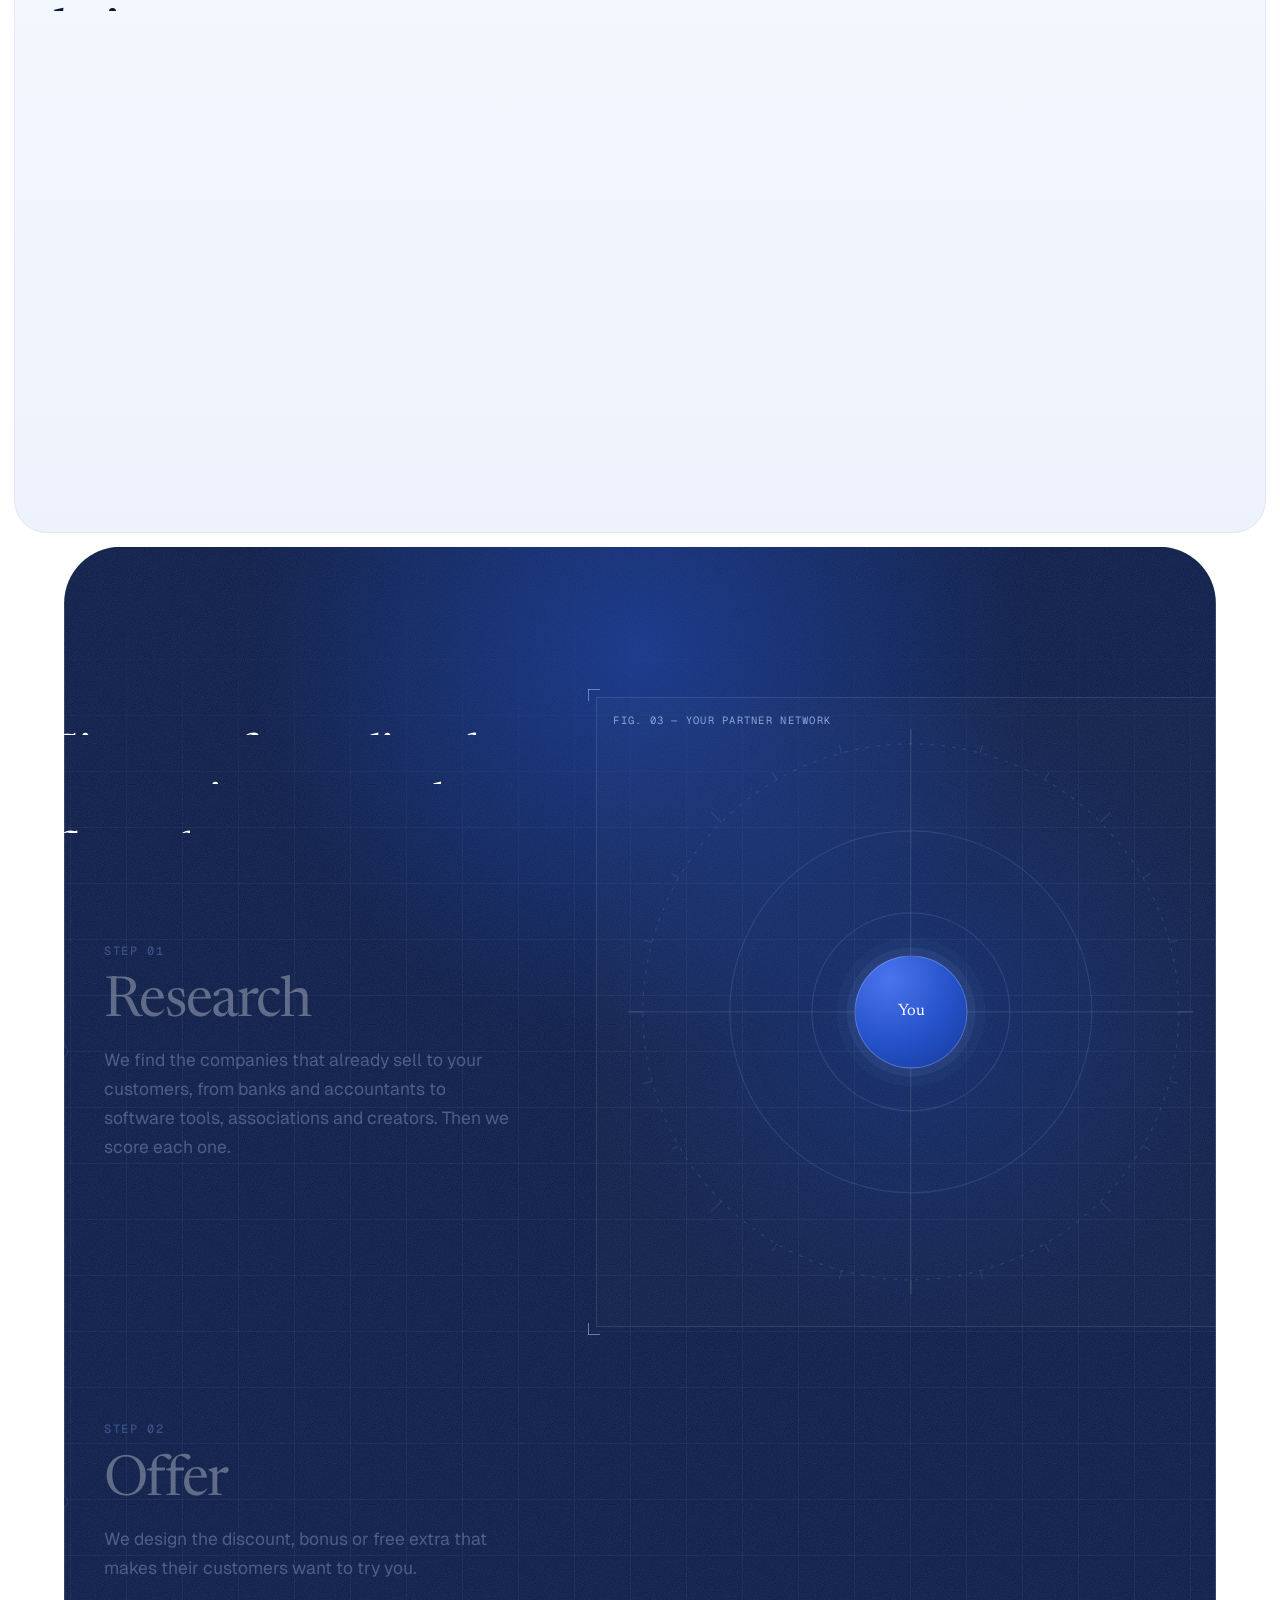
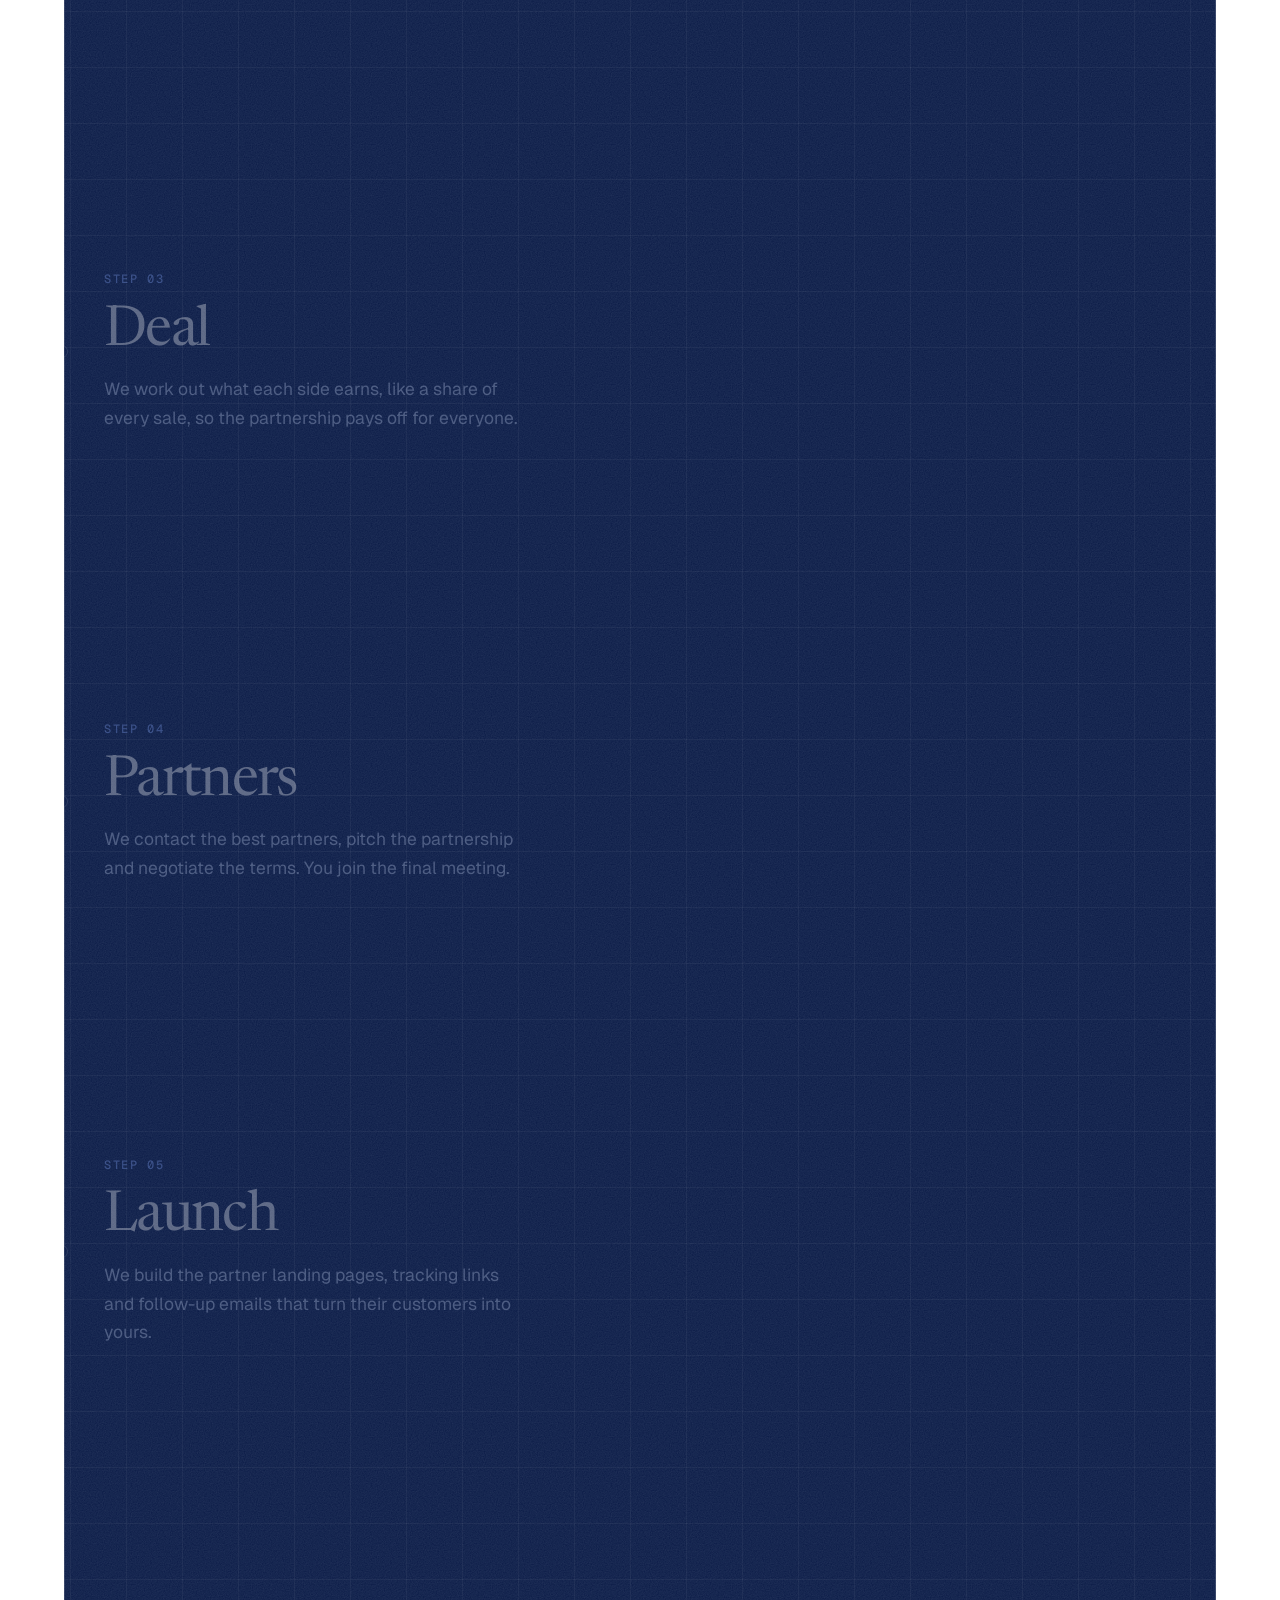
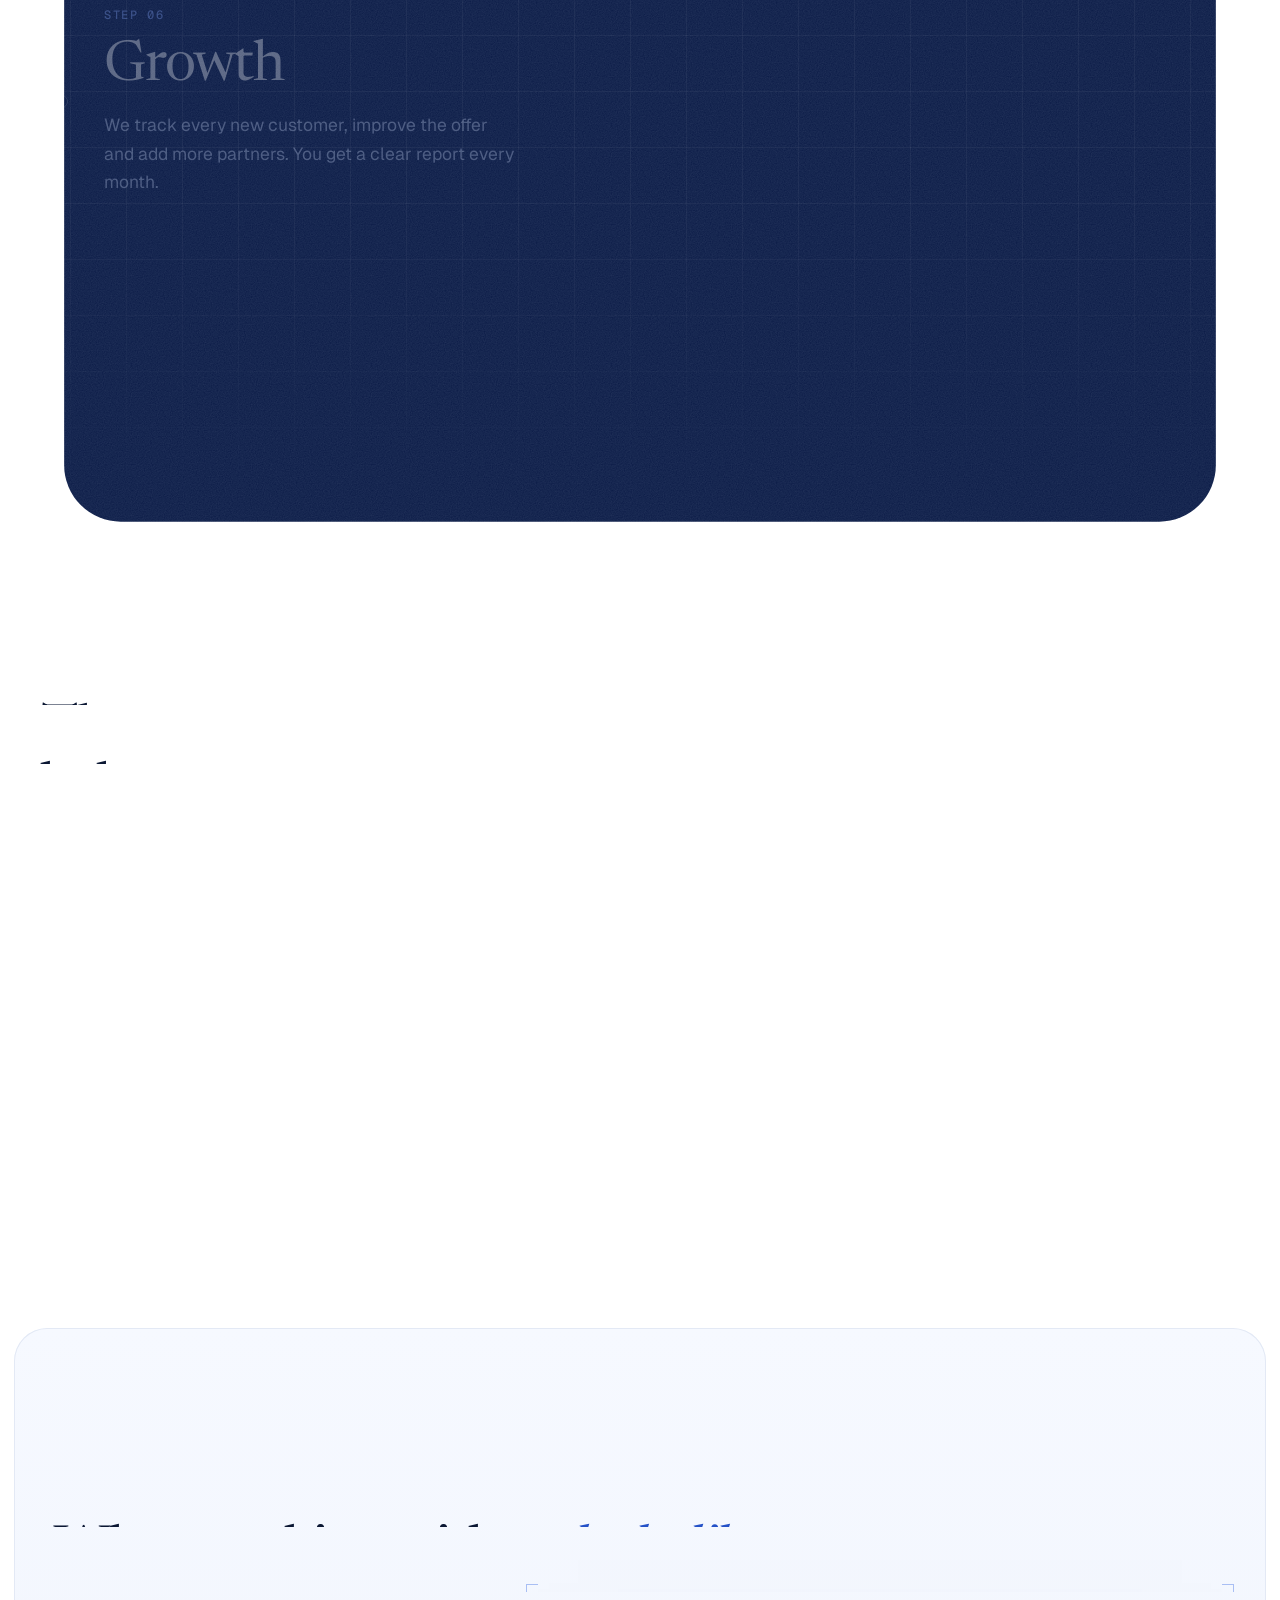
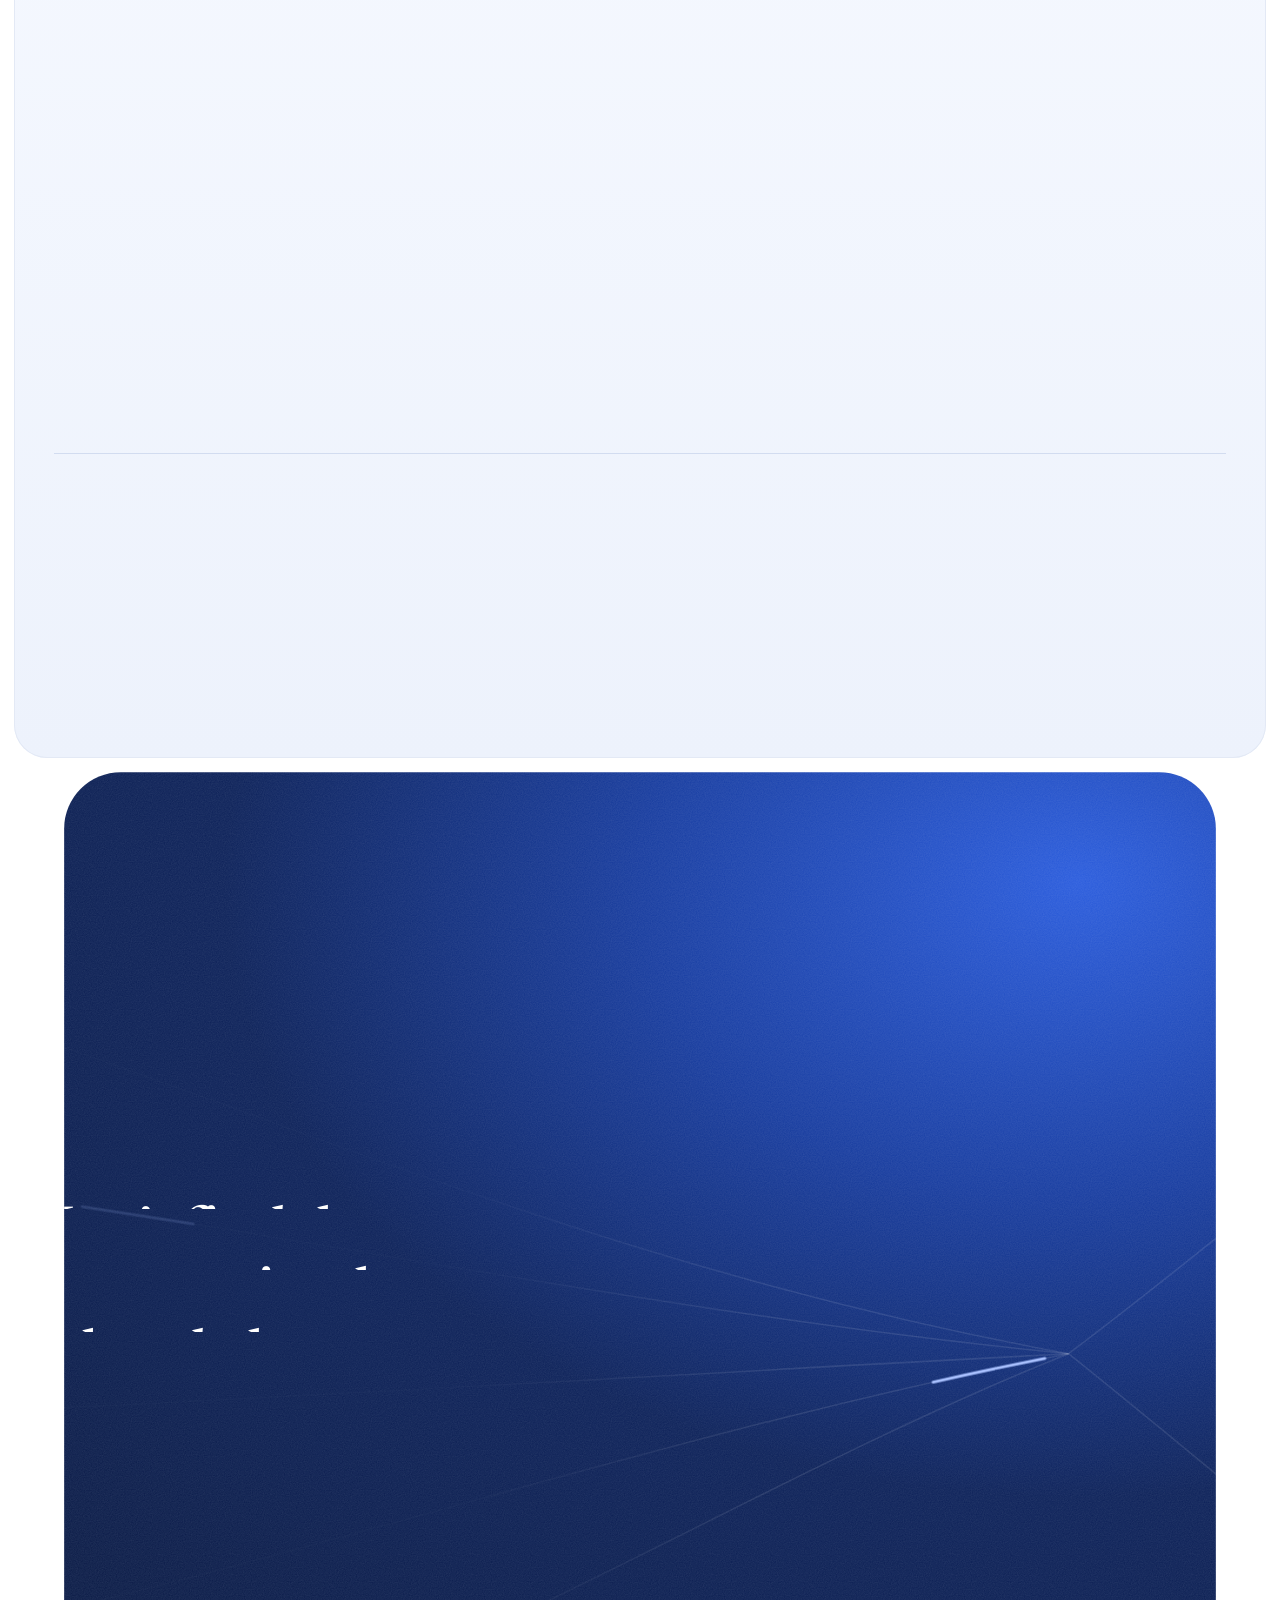
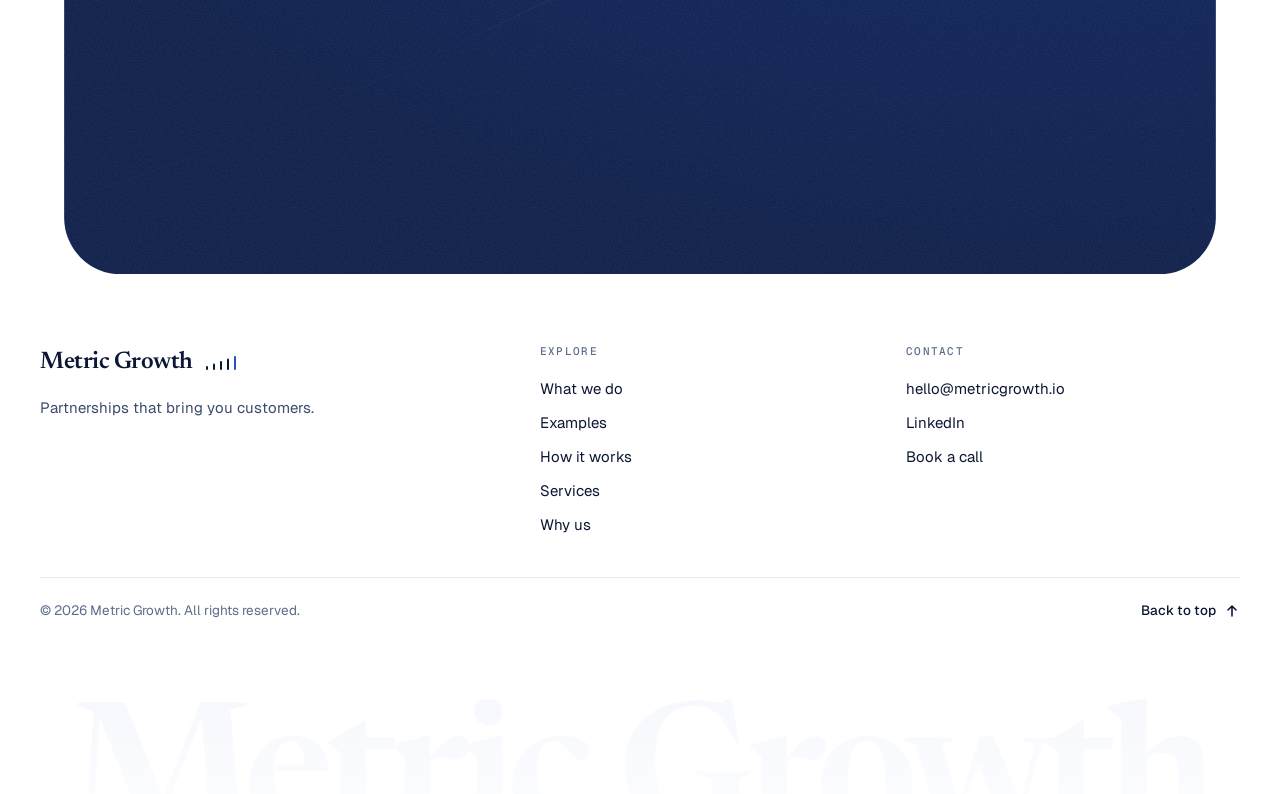
<file: advisers.html>
<!doctype html>
<html lang="en-GB">
<head>
<meta charset="utf-8">
<meta name="viewport" content="width=device-width, initial-scale=1">
<title>Metric Growth</title>
<meta name="robots" content="noindex">
<link rel="canonical" href="https://metricgrowth.io/">
<meta http-equiv="refresh" content="0; url=./">
</head>
<body>
<p>This page has moved to the <a href="./">Metric Growth homepage</a>.</p>
</body>
</html>
</file>
<file: assets/site.css>
/* ==========================================================================
   Metric Growth — site.css
   Creative direction: "Connection, made visible".
   White + Metric Blue (#2451C7, from the brand signature). Editorial serif
   (Newsreader), Geist for UI, Geist Mono for data labels. Recurring motifs:
   referral threads, nodes, and technical "plates" with crop marks.
   ========================================================================== */

:root {
  --white: #ffffff;
  --cloud: #f5f8fe;
  --mist: #eaf0fb;
  --line: #e3e9f5;
  --line-2: #d2dcf0;
  --ink: #0b1733;
  --ink-2: #3b4b6c;
  --ink-3: #5e6d8c;
  --blue: #2451c7;
  --blue-d: #1b3fa3;
  --blue-l: #5c82f0;
  --blue-xl: #a9bff4;
  --blue-tint: #e6edfd;
  --deep: #0a1b47;
  --signal: #8aabff;
  --on-deep: #c5d2f0;

  --serif: "Newsreader", Georgia, "Times New Roman", serif;
  --sans: "Geist", ui-sans-serif, system-ui, -apple-system, "Segoe UI", Roboto, sans-serif;
  --mono: "Geist Mono", ui-monospace, SFMono-Regular, Menlo, Consolas, monospace;

  --ease: cubic-bezier(.2, .75, .2, 1);
  --ease-io: cubic-bezier(.65, 0, .35, 1);
  --shadow-sm: 0 1px 2px rgba(11, 23, 51, .05), 0 6px 16px -8px rgba(36, 81, 199, .22);
  --shadow-md: 0 2px 6px rgba(11, 23, 51, .04), 0 22px 44px -22px rgba(27, 63, 163, .42);

  --container: 1240px;
  --gutter: clamp(20px, 4vw, 40px);
  --header-h: 72px;

  /* Rhythm: one set of gaps for the whole page, so sections sit at an even distance */
  --sec-y: clamp(60px, 6.8vw, 104px);      /* top and bottom padding of a section */
  --head-gap: clamp(34px, 4vw, 56px);      /* from a section's heading to its content */
  --panel-inset: clamp(8px, 1.1vw, 18px);  /* panels sit a little in from the window edge */
  --panel-r: clamp(22px, 2.6vw, 40px);
  --card-r: 20px;
  --shadow-lg: 0 1px 1px rgba(11, 23, 51, .03), 0 10px 20px -10px rgba(27, 63, 163, .14), 0 44px 80px -44px rgba(27, 63, 163, .5);
  /* fine paper grain (SVG noise): white specks for the navy panels, ink specks for the white hero */
  --grain-light: url("data:image/svg+xml,%3Csvg xmlns='http://www.w3.org/2000/svg' width='240' height='240'%3E%3Cfilter id='n'%3E%3CfeTurbulence type='fractalNoise' baseFrequency='.85' numOctaves='2' stitchTiles='stitch'/%3E%3CfeColorMatrix values='0 0 0 0 1 0 0 0 0 1 0 0 0 0 1 .1 0 0 0 0'/%3E%3C/filter%3E%3Crect width='240' height='240' filter='url(%23n)'/%3E%3C/svg%3E");
  --grain-ink: url("data:image/svg+xml,%3Csvg xmlns='http://www.w3.org/2000/svg' width='240' height='240'%3E%3Cfilter id='n'%3E%3CfeTurbulence type='fractalNoise' baseFrequency='.85' numOctaves='2' stitchTiles='stitch'/%3E%3CfeColorMatrix values='0 0 0 0 .04 0 0 0 0 .09 0 0 0 0 .2 .05 0 0 0 0'/%3E%3C/filter%3E%3Crect width='240' height='240' filter='url(%23n)'/%3E%3C/svg%3E");
}

/* ---------- Base ---------- */
*, *::before, *::after { box-sizing: border-box; }
html {
  -webkit-text-size-adjust: 100%;
  text-size-adjust: 100%;
  scroll-behavior: smooth;
  scroll-padding-top: calc(var(--header-h) + 8px);
}
body {
  margin: 0;
  background: var(--white);
  color: var(--ink);
  font-family: var(--sans);
  font-size: 17px;
  line-height: 1.6;
  -webkit-font-smoothing: antialiased;
  -moz-osx-font-smoothing: grayscale;
}
body.no-scroll { overflow: hidden; }
img, svg { display: block; max-width: 100%; }
a { color: inherit; }
button { font: inherit; color: inherit; }
:focus-visible { outline: 2px solid var(--blue); outline-offset: 3px; }
::selection { background: var(--blue); color: #fff; }
h1, h2, h3 { margin: 0; font-family: var(--serif); font-weight: 400; line-height: 1.1; letter-spacing: -.02em; text-wrap: balance; }
p { margin: 0; }
em { font-style: italic; }

.sr-only {
  position: absolute !important; width: 1px; height: 1px; padding: 0; margin: -1px;
  overflow: hidden; clip: rect(0 0 0 0); white-space: nowrap; border: 0;
}
.sprite { position: absolute; width: 0; height: 0; overflow: hidden; }
.skip {
  position: fixed; left: 16px; top: -64px; z-index: 100;
  padding: 10px 16px; border-radius: 8px; background: var(--ink); color: #fff;
  font-weight: 500; text-decoration: none; transition: top .2s var(--ease);
}
.skip:focus { top: 12px; }
.site { overflow-x: clip; }
.container {
  width: 100%;
  max-width: calc(var(--container) + var(--gutter) * 2);
  margin-inline: auto;
  padding-inline: var(--gutter);
}
.mono {
  font-family: var(--mono); font-size: 12px; font-weight: 500;
  letter-spacing: .12em; text-transform: uppercase;
}
.ico { width: 16px; height: 16px; flex: none; }

/* ---------- Buttons & links ---------- */
.btn {
  position: relative; isolation: isolate; overflow: hidden;
  display: inline-flex; align-items: center; justify-content: center; gap: 10px;
  height: 52px; padding: 0 26px; border: 0; border-radius: 999px;
  background: var(--blue); color: #fff;
  font: 500 16px/1 var(--sans); letter-spacing: -.005em; text-decoration: none; white-space: nowrap;
  cursor: pointer;
  box-shadow: inset 0 1px 0 rgba(255, 255, 255, .22), 0 12px 26px -14px rgba(36, 81, 199, .8);
  transition: background .3s var(--ease), transform .3s var(--ease), box-shadow .3s var(--ease);
}
.btn::before {
  content: ""; position: absolute; inset: 0; z-index: -1;
  background: linear-gradient(115deg, transparent 30%, rgba(255, 255, 255, .26) 50%, transparent 70%);
  transform: translateX(-130%); transition: transform .9s var(--ease);
}
.btn:hover { background: var(--blue-d); transform: translateY(-1px); box-shadow: inset 0 1px 0 rgba(255, 255, 255, .22), 0 18px 32px -14px rgba(36, 81, 199, .85); }
.btn:hover::before { transform: translateX(130%); }
.btn:active { transform: translateY(0); }
.btn .ico { transition: transform .35s var(--ease); }
.btn:hover .ico { transform: translateX(3px); }
.btn-sm { height: 42px; padding: 0 18px; font-size: 14.5px; }
.btn-block { width: 100%; }
.btn[disabled] { opacity: .7; cursor: progress; }

.link-arrow {
  position: relative; display: inline-flex; align-items: center; gap: 8px;
  padding: 12px 2px; color: var(--ink); font-weight: 500; text-decoration: none;
}
.link-arrow::after {
  content: ""; position: absolute; left: 2px; right: 2px; bottom: 9px; height: 1px;
  background: currentColor; opacity: .3; transform-origin: left; transition: opacity .3s, transform .5s var(--ease);
}
.link-arrow:hover { color: var(--blue); }
.link-arrow:hover::after { opacity: 1; }
.link-arrow .ico { transition: transform .35s var(--ease); }
.link-arrow:hover .ico { transform: translateY(2px); }

/* ---------- Header ---------- */
.site-header { position: fixed; inset: 0 0 auto 0; z-index: 50; height: var(--header-h); pointer-events: none; }
.site-header > * { pointer-events: auto; }
.header-inner {
  position: relative; height: 100%; display: flex; align-items: center; gap: 28px;
  transition: max-width .7s var(--ease), height .5s var(--ease), margin-top .5s var(--ease);
}
/* Once the page is scrolled the header pulls in and floats as a glass pill */
.header-inner::before {
  content: ""; position: absolute; z-index: -1; top: 0; bottom: 0;
  left: max(8px, calc(var(--gutter) - 24px)); right: max(8px, calc(var(--gutter) - 9px));
  border: 1px solid rgba(210, 220, 240, .9); border-radius: 999px;
  background: rgba(255, 255, 255, .74);
  -webkit-backdrop-filter: saturate(1.7) blur(18px); backdrop-filter: saturate(1.7) blur(18px);
  box-shadow: inset 0 1px 0 rgba(255, 255, 255, .8), 0 18px 38px -22px rgba(11, 23, 51, .4), 0 2px 6px -2px rgba(11, 23, 51, .08);
  opacity: 0; transform: scale(.985, .88);
  transition: opacity .45s var(--ease), transform .6s var(--ease);
}
.site-header.is-scrolled .header-inner { max-width: 1120px; height: 60px; margin-top: 10px; }
.site-header.is-scrolled .header-inner::before { opacity: 1; transform: none; }
.brand { display: inline-flex; align-items: center; gap: 12px; color: var(--ink); text-decoration: none; }
.brand-name { font-family: var(--serif); font-size: 24px; font-weight: 600; letter-spacing: -.02em; white-space: nowrap; }
.brand-mark { width: 38px; height: 15px; }
.brand-mark rect { fill: var(--ink); transform-box: fill-box; transform-origin: 50% 100%; }
.brand-mark rect:last-child { fill: var(--blue); }
.js .site-header .brand-mark rect { transform: scaleY(0); transition: transform .8s var(--ease); }
.is-loaded .site-header .brand-mark rect { transform: none; }
.site-header .brand-mark rect:nth-child(2) { transition-delay: .07s; }
.site-header .brand-mark rect:nth-child(3) { transition-delay: .14s; }
.site-header .brand-mark rect:nth-child(4) { transition-delay: .21s; }
.site-header .brand-mark rect:nth-child(5) { transition-delay: .28s; }

.nav { position: relative; z-index: 0; display: flex; gap: 4px; margin-left: auto; }
.nav a {
  position: relative; padding: 8px 14px; border-radius: 999px;
  color: var(--ink-2); font-size: 15px; font-weight: 500; text-decoration: none;
  transition: color .25s var(--ease), background .25s var(--ease);
}
.nav a:hover { color: var(--ink); }
html:not(.js) .nav a:hover { background: var(--mist); }
/* the hover highlight slides from link to link (placed by site.js) */
.nav-ind {
  position: absolute; left: 0; top: 50%; z-index: -1; height: 36px; margin-top: -18px; border-radius: 999px;
  background: var(--mist); opacity: 0; pointer-events: none;
  transition: transform .5s var(--ease), width .5s var(--ease), opacity .3s var(--ease);
}
.nav a.is-active { color: var(--blue); }
.nav a.is-active::after {
  content: ""; position: absolute; left: 50%; bottom: 1px; width: 4px; height: 4px;
  margin-left: -2px; border-radius: 50%; background: var(--blue);
}
.header-progress {
  position: absolute; left: 0; top: 0; width: 100%; height: 2px;
  background: linear-gradient(90deg, var(--blue), var(--blue-l));
  transform-origin: 0 50%; transform: scaleX(var(--progress, 0));
  opacity: 0; transition: opacity .4s;
}
.is-scrolled .header-progress { opacity: 1; }

.menu-toggle {
  display: none; align-items: center; justify-content: center;
  width: 44px; height: 44px; margin-left: auto; padding: 0;
  border: 1px solid var(--line-2); border-radius: 999px; background: rgba(255, 255, 255, .85);
  cursor: pointer;
}
.menu-bars { position: relative; width: 18px; height: 10px; }
.menu-bars i {
  position: absolute; left: 0; right: 0; height: 1.5px; border-radius: 2px; background: var(--ink);
  transition: transform .35s var(--ease), top .35s var(--ease);
}
.menu-bars i:first-child { top: 1px; }
.menu-bars i:last-child { top: 7.5px; }
.menu-open .menu-bars i:first-child { top: 4.25px; transform: rotate(45deg); }
.menu-open .menu-bars i:last-child { top: 4.25px; transform: rotate(-45deg); }
.mobile-menu { display: none; }

@media (max-width: 900px) {
  .nav, .header-cta { display: none; }
  .menu-toggle { display: inline-flex; }
  .site-header.menu-open { background: #fff; box-shadow: 0 1px 0 var(--line); }
  .site-header.menu-open .header-inner { max-width: calc(var(--container) + var(--gutter) * 2); height: 100%; margin-top: 0; }
  .site-header.menu-open .header-inner::before { opacity: 0; }
  .menu-open .mobile-menu {
    display: block; position: fixed; top: var(--header-h); left: 0; right: 0; bottom: 0;
    padding: 12px var(--gutter) 40px; overflow-y: auto; background: #fff;
    animation: menuIn .45s var(--ease) backwards;
  }
  .mobile-menu nav { display: flex; flex-direction: column; }
  .mobile-menu a:not(.btn) {
    display: flex; align-items: baseline; gap: 16px; padding: 20px 0;
    border-bottom: 1px solid var(--line);
    font-family: var(--serif); font-size: 32px; letter-spacing: -.02em; line-height: 1.1; text-decoration: none;
  }
  .mobile-menu a:not(.btn) .mono { color: var(--blue); font-size: 11px; }
  .mobile-menu .btn { margin-top: 32px; }
}
@media (max-width: 420px) {
  .brand-name { font-size: 22px; }
  .brand-mark { display: none; }
}
@keyframes menuIn { from { opacity: 0; transform: translateY(-8px); } }

/* ---------- Section scaffolding ---------- */
.sec { position: relative; padding: var(--sec-y) 0; }
/* Panels: a section set on its own rounded sheet. Light and dark panels alternate with the open white
   sections, and two panels in a row sit close together, so the page reads as one sequence. */
.panel { margin-inline: var(--panel-inset); border-radius: var(--panel-r); overflow: clip; }
.panel + .panel { margin-top: clamp(10px, 1.1vw, 16px); }
.panel-light { background: linear-gradient(180deg, #f6f9ff 0%, #edf2fc 100%); box-shadow: inset 0 0 0 1px var(--line); }
/* an open section gives way a little sooner when a panel follows it, and after one */
.sec:not(.panel):has(+ .panel) { padding-bottom: clamp(40px, 4.4vw, 64px); }
.panel + .sec:not(.panel) { padding-top: clamp(52px, 5.6vw, 84px); }
.sec-label {
  display: flex; align-items: center; gap: 14px;
  color: var(--ink-3); font-family: var(--mono); font-size: 12px; font-weight: 500;
  letter-spacing: .14em; text-transform: uppercase;
}
.sec-label .num { color: var(--blue); }
.sec-label .rule { display: block; width: 56px; height: 1px; background: currentColor; opacity: .45; transform-origin: left center; }
.js .sec-label .rule { transform: scaleX(0); transition: transform 1.1s var(--ease) .25s; }
.js .sec-label.is-in .rule { transform: none; }
.sec-label.light { color: var(--on-deep); }
.sec-label.light .num { color: var(--signal); }
.sec-title { margin-top: 26px; font-size: clamp(36px, 4.4vw, 64px); line-height: 1.04; letter-spacing: -.03em; }
.sec-title em { color: var(--blue); }
/* the accent words get the hero's marker stroke, drawn as the title arrives */
.sec-title em, .cta h2 em {
  background: linear-gradient(transparent 84%, rgba(92, 130, 240, .2) 84%) 0 0 / 0% 100% no-repeat;
  -webkit-box-decoration-break: clone; box-decoration-break: clone;
  transition: background-size 1.2s var(--ease) calc(.55s + var(--d, 0ms));
}
.how .sec-title em, .cta h2 em { background-image: linear-gradient(transparent 84%, rgba(138, 171, 255, .24) 84%); }
.sec-title.is-in em, .cta h2.is-in em, html:not(.js) .sec-title em, html:not(.js) .cta h2 em { background-size: 100% 100%; }
.sec-intro { font-size: clamp(17px, 1.4vw, 19px); line-height: 1.65; color: var(--ink-2); max-width: 470px; }
.sec-head-split {
  display: grid; grid-template-columns: minmax(0, 1.15fr) minmax(0, .85fr);
  gap: clamp(28px, 5vw, 88px); align-items: end;
}
@media (max-width: 900px) { .sec-head-split { grid-template-columns: 1fr; gap: 22px; } }

/* Technical "plate" with crop marks: used for every diagram on the site */
.plate { position: relative; }
.plate::before {
  content: ""; position: absolute; inset: -9px; pointer-events: none;
  --c: var(--blue-xl); --s: 12px;
  background:
    linear-gradient(var(--c), var(--c)) 0 0 / var(--s) 1px,
    linear-gradient(var(--c), var(--c)) 0 0 / 1px var(--s),
    linear-gradient(var(--c), var(--c)) 100% 0 / var(--s) 1px,
    linear-gradient(var(--c), var(--c)) 100% 0 / 1px var(--s),
    linear-gradient(var(--c), var(--c)) 0 100% / var(--s) 1px,
    linear-gradient(var(--c), var(--c)) 0 100% / 1px var(--s),
    linear-gradient(var(--c), var(--c)) 100% 100% / var(--s) 1px,
    linear-gradient(var(--c), var(--c)) 100% 100% / 1px var(--s);
  background-repeat: no-repeat;
}

/* ---------- Reveal system ---------- */
.js [data-reveal] {
  opacity: 0; transform: translateY(22px);
  transition: opacity .9s var(--ease), transform 1s var(--ease);
  transition-delay: var(--d, 0ms);
}
.js [data-reveal].is-in { opacity: 1; transform: none; }
/* "rise": a card comes up a little further and settles */
.js [data-reveal="rise"] { transform: translateY(44px) scale(.975); transition-duration: 1.1s, 1.3s; }
/* "wipe": a plate is uncovered from the top (the negative inset keeps its crop marks and shadow) */
.js [data-reveal="wipe"] { opacity: 1; transform: none; clip-path: inset(-60px -60px 100% -60px); transition: clip-path 1.3s var(--ease-io); transition-delay: var(--d, 0ms); }
.js [data-reveal="wipe"].is-in { clip-path: inset(-60px); }

/* Headline word reveal: each word rises out of its own line. The hero plays it on load,
   every section title when it scrolls into view. */
.js .split .w {
  display: inline-block; overflow: hidden; vertical-align: top;
  padding: 0 .07em .14em; margin: 0 -.07em -.14em;
}
.js .split .w > span {
  display: inline-block; transform: translateY(108%);
  transition: transform 1.05s var(--ease);
  transition-delay: calc(var(--i, 0) * 48ms + 100ms);
}
.is-loaded .hero-title .w > span { transform: none; }
.js .split[data-reveal] { opacity: 1; transform: none; }
.js .split[data-reveal] .w > span { transition-delay: calc(var(--i, 0) * 40ms + var(--d, 0ms)); }
.js .split[data-reveal].is-in .w > span { transform: none; }

/* ==========================================================================
   Hero
   ========================================================================== */
.hero {
  position: relative; isolation: isolate; overflow: clip;
  padding: calc(var(--header-h) + clamp(28px, 5.5vh, 64px)) 0 clamp(40px, 4.4vw, 64px);
}
.hero::before {
  content: ""; position: absolute; inset: 0; z-index: -1; pointer-events: none; background-image: var(--grain-ink);
  -webkit-mask-image: linear-gradient(#000 55%, transparent 100%); mask-image: linear-gradient(#000 55%, transparent 100%);
}
.hero-bg {
  position: absolute; inset: 0; z-index: -1; pointer-events: none;
  -webkit-mask-image: linear-gradient(#000 72%, transparent 100%); mask-image: linear-gradient(#000 72%, transparent 100%);
}
.hero-bg::before, .hero-bg::after { content: ""; position: absolute; inset: 0; background-size: 26px 26px; }
.hero-bg::before {
  background-image: radial-gradient(circle at 1px 1px, rgba(36, 81, 199, .2) 1px, transparent 1.4px);
  -webkit-mask-image: radial-gradient(ellipse 62% 72% at 72% 46%, #000 22%, transparent 78%);
  mask-image: radial-gradient(ellipse 62% 72% at 72% 46%, #000 22%, transparent 78%);
}
.hero-bg::after {
  background-image: radial-gradient(circle at 1px 1px, rgba(36, 81, 199, .8) 1.2px, transparent 1.7px);
  -webkit-mask-image: radial-gradient(230px circle at var(--mx, 72%) var(--my, 45%), #000, transparent 72%);
  mask-image: radial-gradient(230px circle at var(--mx, 72%) var(--my, 45%), #000, transparent 72%);
  opacity: var(--glow, 0); transition: opacity .5s var(--ease);
}
.hero-aura {
  position: absolute; right: -14%; top: -22%; width: min(1000px, 85vw); aspect-ratio: 1;
  background: radial-gradient(closest-side, rgba(92, 130, 240, .22), rgba(92, 130, 240, .08) 52%, transparent 72%);
  transform: translate3d(0, calc(var(--py, 0) * 1px), 0);
  animation: aura 17s ease-in-out infinite alternate;
}
@keyframes aura { to { translate: -4% 5%; scale: 1.1; } }
.hero-aura.b {
  right: auto; left: -24%; top: auto; bottom: -46%; width: min(760px, 75vw);
  background: radial-gradient(closest-side, rgba(169, 191, 244, .28), transparent 70%);
  transform: translate3d(0, calc(var(--py, 0) * -0.6px), 0);
  animation-duration: 23s; animation-direction: alternate-reverse;
}
.hero-grid {
  display: grid; grid-template-columns: minmax(0, 1.04fr) minmax(0, .96fr);
  gap: clamp(32px, 5vw, 72px); align-items: center;
}
.hero-copy { display: flex; flex-direction: column; align-items: flex-start; }
.eyebrow {
  display: inline-flex; align-items: center; gap: 10px;
  padding: 7px 14px 7px 11px; border: 1px solid var(--line-2); border-radius: 999px;
  background: rgba(255, 255, 255, .75); -webkit-backdrop-filter: blur(6px); backdrop-filter: blur(6px);
  color: var(--ink-2); font-family: var(--mono); font-size: 11.5px; font-weight: 500;
  letter-spacing: .12em; text-transform: uppercase;
}
.live-dot { width: 8px; height: 8px; border-radius: 50%; background: var(--blue); animation: live 2.4s var(--ease) infinite; }
@keyframes live {
  0% { box-shadow: 0 0 0 0 rgba(36, 81, 199, .45); }
  70% { box-shadow: 0 0 0 8px rgba(36, 81, 199, 0); }
  100% { box-shadow: 0 0 0 0 rgba(36, 81, 199, 0); }
}
.hero-title {
  font-size: clamp(42px, 4.7vw, 68px); line-height: 1.02; letter-spacing: -.035em; text-wrap: balance;
}
.hero-title em {
  color: var(--blue);
  background: linear-gradient(transparent 80%, rgba(92, 130, 240, .22) 80%) 0 0 / 0% 100% no-repeat;
  transition: background-size 1.3s var(--ease) 1.05s;
}
.is-loaded .hero-title em, html:not(.js) .hero-title em { background-size: 100% 100%; }
@media (max-width: 640px) { .hero-br { display: none; } }
.hero-sub { max-width: 560px; margin-top: 28px; color: var(--ink-2); font-size: clamp(18px, 1.45vw, 20px); line-height: 1.6; text-wrap: balance; }
.hero-actions { display: flex; flex-wrap: wrap; align-items: center; gap: 10px 26px; margin-top: 38px; }

.js .hero-copy > :not(.hero-title) { opacity: 0; transform: translateY(16px); }
.is-loaded .hero-copy > :not(.hero-title) {
  opacity: 1; transform: none;
  transition: opacity .9s var(--ease) var(--d, 0ms), transform 1s var(--ease) var(--d, 0ms);
}

/* ---------- Hero network illustration ---------- */
.hero-visual { position: relative; }
.network {
  position: relative; width: 100%; max-width: 580px; margin-inline: auto; aspect-ratio: 1 / .93;
  --fx: 52%; --fy: 54%;
}
.network-svg { position: absolute; inset: 0; width: 100%; height: 100%; overflow: visible; }
.js .network-svg { opacity: 0; transition: opacity 1.4s var(--ease) .5s; }
.is-loaded .network-svg { opacity: 1; }
.orbit { fill: none; stroke: var(--line-2); stroke-width: 1; transform-box: fill-box; transform-origin: center; animation: breathe 7s ease-in-out infinite; }
@keyframes breathe { 50% { scale: 1.035; } }
.orbit-dash {
  stroke: var(--blue-xl); stroke-dasharray: 2 8; opacity: .85;
  animation: spin 90s linear infinite;
}
@keyframes spin { to { transform: rotate(360deg); } }
.link { fill: none; stroke: #c5d3f3; stroke-width: 1.2; transition: stroke .45s var(--ease), stroke-width .45s var(--ease); }
.link.is-hot { stroke: var(--blue-l); stroke-width: 1.7; }
.comet-tail { fill: none; stroke: var(--blue-l); stroke-width: 2.2; stroke-linecap: round; }
.comet-halo { fill: rgba(92, 130, 240, .24); }
.comet-head { fill: var(--blue); }

.firm {
  position: absolute; left: var(--fx); top: var(--fy); z-index: 2;
  width: 21%; aspect-ratio: 1; transform: translate(-50%, -50%);
}
.firm-core {
  position: relative; z-index: 1; width: 100%; height: 100%; border-radius: 50%;
  display: flex; flex-direction: column; align-items: center; justify-content: center; text-align: center;
  color: #fff;
  background: radial-gradient(120% 120% at 30% 20%, #4a74ee 0%, var(--blue) 46%, #163691 100%);
  box-shadow:
    inset 0 1px 0 rgba(255, 255, 255, .35),
    0 24px 48px -18px rgba(27, 63, 163, .7),
    0 0 0 10px rgba(36, 81, 199, .06),
    0 0 0 22px rgba(36, 81, 199, .035);
}
.js .firm-core { opacity: 0; transform: scale(.7); }
.is-loaded .firm-core { opacity: 1; transform: none; transition: opacity .8s var(--ease) .3s, transform 1.1s var(--ease) .3s; }
.firm-label { font-family: var(--serif); font-size: clamp(15px, 1.55vw, 22px); line-height: 1; }
.firm-sub { margin-top: 6px; font-family: var(--mono); font-size: 9.5px; letter-spacing: .14em; text-transform: uppercase; opacity: .75; }
.firm-ripple { position: absolute; inset: 0; border-radius: 50%; border: 1.5px solid var(--blue-l); opacity: 0; pointer-events: none; }
.firm.is-ping .firm-ripple { animation: ripple 1.5s var(--ease); }
.firm.is-ping .firm-ripple.r2 { animation-delay: .2s; }
.firm.is-ping .firm-core { animation: bump .7s var(--ease); }
@keyframes ripple { 0% { opacity: .75; transform: scale(1); } 100% { opacity: 0; transform: scale(2); } }
@keyframes bump { 0%, 100% { transform: scale(1); } 30% { transform: scale(1.07); } }

.node {
  position: absolute; left: var(--x); top: var(--y); z-index: 2;
  display: flex; align-items: center; gap: 8px; transform: translate(-7px, -50%);
  -webkit-tap-highlight-color: transparent; user-select: none; -webkit-user-select: none;
}
.node[data-side="left"] { flex-direction: row-reverse; transform: translate(calc(-100% + 7px), -50%); }
.js .node { opacity: 0; transition: opacity .9s var(--ease) var(--d, 0ms); }
.is-loaded .node { opacity: 1; }
.node-dot {
  position: relative; flex: none; width: 14px; height: 14px; border-radius: 50%;
  background: #fff; border: 1.5px solid var(--blue-l);
  transition: transform .35s var(--ease), box-shadow .35s var(--ease);
}
.node-dot::after { content: ""; position: absolute; inset: 2.5px; border-radius: 50%; background: var(--blue); }
.node-label {
  padding: 6px 12px; border: 1px solid var(--line-2); border-radius: 999px;
  background: rgba(255, 255, 255, .94); box-shadow: var(--shadow-sm);
  color: var(--ink); font-size: clamp(12px, 1.02vw, 13.5px); font-weight: 500; white-space: nowrap;
  transition: border-color .3s var(--ease), color .3s var(--ease);
}
.node.is-sending .node-dot, .node.is-hover .node-dot { transform: scale(1.25); box-shadow: 0 0 0 6px rgba(92, 130, 240, .16); }
.node.is-hover .node-label { border-color: var(--blue-l); color: var(--blue); }
@media (hover: hover) { .node { cursor: pointer; } }

.network { --fx: 44%; --fy: 52%; }
.node[data-node="bank"] { --x: 14%; --y: 24%; }
.node[data-node="cowork"] { --x: 80%; --y: 12%; }
.node[data-node="agency"] { --x: 93%; --y: 82%; }
.node[data-node="software"] { --x: 66%; --y: 95%; }
.node[data-node="assoc"] { --x: 16%; --y: 84%; }
.node[data-node="community"] { --x: 5%; --y: 54%; }

.toast {
  position: absolute; right: 0; top: 34%; z-index: 3;
  display: flex; align-items: flex-start; gap: 12px; width: min(250px, 44%);
  padding: 14px 16px; border: 1px solid rgba(210, 220, 240, .95); border-radius: 12px;
  background: rgba(255, 255, 255, .86);
  -webkit-backdrop-filter: blur(14px) saturate(1.4); backdrop-filter: blur(14px) saturate(1.4);
  box-shadow: inset 0 1px 0 rgba(255, 255, 255, .9), var(--shadow-lg);
  transition: opacity .25s var(--ease), transform .25s var(--ease);
}
.js .toast { animation: toastIn .9s var(--ease) 1.25s backwards; }
@keyframes toastIn { from { opacity: 0; transform: translateY(12px); } }
.toast.is-swap { opacity: 0; transform: translateY(6px); }
.toast-icon { display: grid; place-items: center; flex: none; width: 34px; height: 34px; border-radius: 50%; background: var(--blue-tint); color: var(--blue); }
.toast-icon svg { width: 18px; height: 18px; }
.toast-body { display: flex; flex-direction: column; gap: 3px; min-width: 0; }
.toast-title { color: var(--ink); font-size: 13px; font-weight: 600; }
.toast-from { color: var(--ink-3); font-weight: 400; }
.toast-from b { color: var(--ink-2); font-weight: 500; }
.toast-text { color: var(--ink); font-family: var(--serif); font-size: 16.5px; line-height: 1.3; }
.visual-note { margin-top: 16px; text-align: center; color: var(--ink-3); font-family: var(--mono); font-size: 10.5px; letter-spacing: .12em; text-transform: uppercase; }
.hint-touch { display: none; }
@media (hover: none) { .hint-hover { display: none; } .hint-touch { display: inline; } }

@media (max-width: 1200px) {
  .toast { position: relative; right: auto; top: auto; width: min(100%, 420px); margin: 18px auto 0; }
  .network { --fx: 50%; }
  .node[data-node="cowork"] { --x: 86%; }
  .node[data-node="software"] { --x: 72%; }
}
@media (max-width: 980px) {
  .hero-grid { grid-template-columns: 1fr; gap: 56px; }
  .hero-title { font-size: clamp(42px, 7.4vw, 66px); }
}
@media (max-width: 640px) {
  .network { aspect-ratio: 1 / 1.06; --fx: 50%; --fy: 50%; }
  .firm { width: 22%; }
  .node[data-node="bank"] { --x: 13%; --y: 11%; }
  .node[data-node="cowork"] { --x: 87%; --y: 23%; }
  .node[data-node="community"] { --x: 6%; --y: 34%; }
  .node[data-node="agency"] { --x: 93%; --y: 68%; }
  .node[data-node="assoc"] { --x: 9%; --y: 77%; }
  .node[data-node="software"] { --x: 72%; --y: 91%; }
  .node-label { font-size: 12.5px; padding: 5px 11px; }
  .firm-sub { display: none; }
  .toast { position: relative; right: auto; top: auto; width: 100%; margin-top: 18px; }
  .hero { padding-bottom: 48px; }
  .eyebrow { border-radius: 12px; font-size: 10.5px; letter-spacing: .1em; line-height: 1.5; }
}
@media (max-width: 360px) {
  .node-label { font-size: 11.5px; padding: 4px 9px; }
  .node[data-node="agency"] { --y: 65%; }
  .node[data-node="assoc"] { --y: 79%; }
}

/* ==========================================================================
   01 · What we do (example cards) and 02 · Examples (tabs)
   ========================================================================== */
.moments {
  display: grid; grid-template-columns: minmax(220px, .34fr) minmax(0, 1fr);
  gap: clamp(24px, 4vw, 64px); align-items: stretch; margin-top: var(--head-gap);
}
.moments-tabs { position: relative; display: flex; flex-direction: column; border-top: 1px solid var(--line-2); }
.moment-tab {
  position: relative; display: flex; align-items: center; gap: 16px; width: 100%;
  padding: 17px 4px; border: 0; border-bottom: 1px solid var(--line-2); background: none;
  color: var(--ink-3); font: 500 17px/1.3 var(--sans); text-align: left; cursor: pointer;
  transition: color .25s var(--ease), padding .4s var(--ease);
}
.moment-tab:hover { color: var(--ink); }
.tab-num { color: var(--ink-3); font-family: var(--mono); font-size: 11px; letter-spacing: .08em; transition: color .25s; }
.tab-arrow { margin-left: auto; color: var(--blue); opacity: 0; transform: translateX(-6px); transition: opacity .3s var(--ease), transform .3s var(--ease); }
.moment-tab::after {
  content: ""; position: absolute; left: 0; right: 0; bottom: -1px; height: 2px; background: var(--blue);
  transform: scaleX(0); transform-origin: left; transition: transform .6s var(--ease);
}
.moment-tab[aria-selected="true"] { padding-left: 10px; color: var(--ink); }
.moment-tab[aria-selected="true"] .tab-num { color: var(--blue); }
.moment-tab[aria-selected="true"] .tab-arrow { opacity: 1; transform: none; }
.moment-tab[aria-selected="true"]::after { transform: scaleX(1); }
/* Until a visitor picks a type, the types play one after another: the underline of the open tab fills
   like a progress bar, then the next one opens (site.js listens for the end of the animation). */
.moments.is-auto .moment-tab[aria-selected="true"]::after { transform: scaleX(0); transition: none; animation: tabProgress 6.5s linear forwards; }
.moments.is-auto.is-paused .moment-tab[aria-selected="true"]::after,
.moments.is-auto:hover .moment-tab[aria-selected="true"]::after,
.moments.is-auto:focus-within .moment-tab[aria-selected="true"]::after { animation-play-state: paused; }
@keyframes tabProgress { to { transform: scaleX(1); } }
.moment-tab:focus-visible { outline-offset: -2px; }

.moments-panels {
  display: flex; flex-direction: column; justify-content: space-between;
  padding: clamp(28px, 4vw, 56px);
  border: 1px solid var(--line);
  background-color: #fff;
  background-image: radial-gradient(circle at 1px 1px, rgba(36, 81, 199, .09) 1px, transparent 1.3px);
  background-size: 22px 22px;
  box-shadow: var(--shadow-lg);
}
.moment-panel:focus-visible { outline-offset: 10px; }
html:not(.js) .moment-panel[hidden] { display: block; margin-bottom: 40px; }
.journey {
  --jgap: clamp(24px, 3.4vw, 48px);
  display: grid; grid-template-columns: repeat(3, minmax(0, 1fr)); column-gap: var(--jgap);
  margin: 0; padding: 0; list-style: none;
}
.station { position: relative; display: flex; flex-direction: column; gap: 12px; }
/* The thread between stations, with a referral travelling along it */
.station:not(:last-child)::after {
  content: ""; position: absolute; top: 28px; left: 68px; right: calc(var(--jgap) * -1 + 10px);
  border-top: 1.5px dashed var(--blue-xl);
}
.station:not(:last-child)::before {
  content: ""; position: absolute; z-index: 1; top: 24px; left: 68px; width: 8px; height: 8px; border-radius: 50%;
  background: var(--blue); box-shadow: 0 0 0 4px rgba(36, 81, 199, .12);
  animation: travel 2.6s var(--ease-io) infinite;
}
.station:nth-child(2)::before { animation-delay: 1.3s; }
.st-icon {
  display: grid; place-items: center; width: 56px; height: 56px; border-radius: 50%;
  border: 1px solid var(--line-2); background: #fff; color: var(--ink); box-shadow: var(--shadow-sm);
}
.st-icon svg { width: 24px; height: 24px; }
.st-firm .st-icon { position: relative; border-color: var(--blue); background: var(--blue); color: #fff; box-shadow: 0 0 0 8px rgba(36, 81, 199, .08), var(--shadow-md); }
.st-firm .st-icon::after { content: ""; position: absolute; inset: -1px; border-radius: 50%; border: 1.5px solid var(--blue-l); opacity: 0; animation: stPing 2.6s var(--ease) 1.3s infinite; }
@keyframes stPing { 0% { opacity: .7; transform: scale(1); } 70%, 100% { opacity: 0; transform: scale(1.75); } }
.st-kicker { margin-top: 8px; color: var(--ink-3); font-family: var(--mono); font-size: 11px; font-weight: 500; letter-spacing: .12em; text-transform: uppercase; }
.st-text { color: var(--ink); font-family: var(--serif); font-size: clamp(20px, 1.75vw, 25px); line-height: 1.22; letter-spacing: -.01em; }
.st-firm .st-text { color: var(--blue); }
@keyframes travel {
  0% { left: 68px; opacity: 0; }
  15%, 85% { opacity: 1; }
  100% { left: calc(100% + var(--jgap) - 18px); opacity: 0; }
}
.moment-panel.is-entering .station { animation: stIn .75s var(--ease) backwards; }
.moment-panel.is-entering .station:nth-child(2) { animation-delay: .1s; }
.moment-panel.is-entering .station:nth-child(3) { animation-delay: .2s; }
@keyframes stIn { from { opacity: 0; transform: translateY(12px); } }
.moments-foot {
  display: flex; align-items: baseline; gap: 16px;
  margin-top: clamp(32px, 4vw, 52px); padding-top: 22px; border-top: 1px solid var(--line);
  color: var(--ink-2); font-size: 16px;
}
.moments-foot .mono { flex: none; color: var(--blue); font-size: 11px; }

.services { margin-top: var(--head-gap); }
.services-head { display: flex; align-items: center; gap: 14px; color: var(--ink-3); }
.services-head::after { content: ""; flex: 1; height: 1px; background: var(--line-2); }
.services-grid { display: grid; grid-template-columns: repeat(3, minmax(0, 1fr)); margin-top: 22px; counter-reset: svc; }
.service { position: relative; counter-increment: svc; padding: 28px clamp(20px, 2.6vw, 40px) 8px 0; }
.service + .service { padding-left: clamp(20px, 2.6vw, 40px); border-left: 1px solid var(--line-2); }
/* each step is numbered, and a short blue rule draws in above it */
.service::before {
  content: "0" counter(svc); position: absolute; right: clamp(20px, 2.6vw, 40px); top: 30px;
  color: var(--ink-3); font-family: var(--mono); font-size: 11.5px; font-weight: 500; letter-spacing: .12em;
}
.service::after {
  content: ""; position: absolute; left: 0; top: -1px; width: 56px; height: 2px; background: var(--blue);
  transform: scaleX(0); transform-origin: left; transition: transform 1s var(--ease) calc(.15s + var(--d, 0ms));
}
.service + .service::after { left: clamp(20px, 2.6vw, 40px); }
.service.is-in::after, html:not(.js) .service::after { transform: none; }
.glyph { width: 64px; height: 48px; margin-bottom: 28px; color: var(--blue); overflow: visible; transition: transform .5s var(--ease); }
.glyph path { fill: none; stroke: currentColor; stroke-width: 1.6; stroke-linecap: round; stroke-linejoin: round; }
.js .glyph path { stroke-dasharray: 1; stroke-dashoffset: 1; transition: stroke-dashoffset 1.4s var(--ease); }
.js .glyph path:nth-child(2) { transition-delay: .1s; }
.js .glyph path:nth-child(3) { transition-delay: .2s; }
.js .glyph path:nth-child(4) { transition-delay: .3s; }
.js .glyph path:nth-child(5) { transition-delay: .4s; }
.js .glyph path:nth-child(6) { transition-delay: .5s; }
.js .glyph path:nth-child(7) { transition-delay: .6s; }
.js .glyph path:nth-child(8) { transition-delay: .7s; }
.js .is-in .glyph path { stroke-dashoffset: 0; }
.service:hover .glyph { transform: translateY(-3px); }
.service h3 { font-size: clamp(25px, 2.3vw, 32px); line-height: 1.1; }
.service p { max-width: 340px; margin-top: 14px; color: var(--ink-2); font-size: 16.5px; }

@media (max-width: 860px) {
  .moments { grid-template-columns: 1fr; }
  .moments-tabs {
    flex-direction: row; gap: 8px; overflow-x: auto; border: 0;
    margin: 0 calc(var(--gutter) * -1); padding: 2px var(--gutter) 8px;
    scrollbar-width: none; scroll-snap-type: x proximity;
  }
  .moments-tabs::-webkit-scrollbar { display: none; }
  .moment-tab {
    flex: none; width: auto; padding: 10px 16px; border: 1px solid var(--line-2); border-radius: 999px;
    background: #fff; font-size: 15px; scroll-snap-align: center;
  }
  .moment-tab[aria-selected="true"] { padding-left: 16px; border-color: var(--ink); background: var(--ink); color: #fff; }
  .moment-tab[aria-selected="true"] .tab-num { color: var(--blue-xl); }
  .moment-tab::after, .tab-arrow { display: none; }
  .services-grid { grid-template-columns: 1fr; }
  .service, .service + .service { padding: 30px 0; border-left: 0; border-bottom: 1px solid var(--line-2); }
  .service::before { right: 0; }
  .service + .service::after { left: 0; }
}
@media (max-width: 700px) {
  .journey { --jgap: 36px; grid-template-columns: 1fr; row-gap: var(--jgap); }
  .station { display: grid; grid-template-columns: 56px minmax(0, 1fr); column-gap: 18px; row-gap: 2px; align-items: start; }
  .st-icon { grid-row: 1 / span 2; }
  .st-kicker { margin-top: 6px; }
  .station:not(:last-child)::after { top: 64px; bottom: calc(var(--jgap) * -1 + 8px); left: 28px; right: auto; border-top: 0; border-left: 1.5px dashed var(--blue-xl); }
  .station:not(:last-child)::before { top: 64px; left: 24.5px; animation-name: travelY; }
  .moments-foot { flex-direction: column; gap: 8px; }
}
@keyframes travelY {
  0% { top: 64px; opacity: 0; }
  15%, 85% { opacity: 1; }
  100% { top: calc(100% + var(--jgap) - 16px); opacity: 0; }
}

/* ==========================================================================
   03 · How we do it — blueprint scrollytelling
   ========================================================================== */
.how { --step-h: 50vh; --steps-pad: 12vh; isolation: isolate; overflow: clip; background: var(--grain-light), var(--deep); color: #fff; }
.how::before {
  content: ""; position: absolute; inset: 0; z-index: -1;
  background-image:
    linear-gradient(rgba(255, 255, 255, .045) 1px, transparent 1px),
    linear-gradient(90deg, rgba(255, 255, 255, .045) 1px, transparent 1px);
  background-size: 56px 56px;
  -webkit-mask-image: linear-gradient(180deg, transparent, #000 10%, #000 90%, transparent);
  mask-image: linear-gradient(180deg, transparent, #000 10%, #000 90%, transparent);
}
.how::after {
  content: ""; position: absolute; z-index: -1; left: 50%; top: -14%;
  width: min(1100px, 130vw); aspect-ratio: 1; transform: translateX(-50%); pointer-events: none;
  background: radial-gradient(closest-side, rgba(36, 81, 199, .5), transparent 72%);
}
.how .sec-title { max-width: 17ch; color: #fff; font-size: clamp(34px, 3.7vw, 54px); }
.how .sec-title em { color: var(--signal); }
/* The heading shares the left column with the steps; the diagram stays pinned beside both. */
.how-layout {
  display: grid; grid-template-columns: minmax(0, .85fr) minmax(0, 1.15fr);
  grid-template-areas: "head stage" "steps stage";
  column-gap: clamp(32px, 6vw, 96px);
}
.how-head { grid-area: head; }
.how-steps { grid-area: steps; position: relative; margin: 0; padding: 0 0 var(--steps-pad); list-style: none; }
/* The progress line runs from the first step's dot to the last one's (half a step in from each end). */
.how-steps::before, .how-steps::after { content: ""; position: absolute; left: 7px; top: calc(var(--step-h) / 2); bottom: calc(var(--steps-pad) + var(--step-h) / 2); width: 1px; }
.how-steps::before { background: rgba(255, 255, 255, .14); }
.how-steps::after { background: var(--signal); transform-origin: top; transform: scaleY(var(--hp, 0)); transition: transform .9s var(--ease); }
.how-step {
  position: relative; display: flex; flex-direction: column; justify-content: center; gap: 16px;
  min-height: var(--step-h); padding: 28px 0 28px 50px; opacity: .32; transition: opacity .6s var(--ease);
}
.how-step.is-active { opacity: 1; }
.how-step::before {
  content: ""; position: absolute; left: 1px; top: 50%; width: 13px; height: 13px; margin-top: -6.5px; border-radius: 50%;
  border: 1.5px solid rgba(255, 255, 255, .35); background: var(--deep);
  transition: background .5s var(--ease), border-color .5s var(--ease), box-shadow .5s var(--ease);
}
.how-step.is-active::before { border-color: var(--signal); background: var(--signal); box-shadow: 0 0 0 6px rgba(138, 171, 255, .16); }
.step-num { color: var(--signal); font-family: var(--mono); font-size: 12px; font-weight: 500; letter-spacing: .14em; text-transform: uppercase; }
.how-step h3 { color: #fff; font-size: clamp(40px, 4.4vw, 64px); line-height: .95; letter-spacing: -.03em; }
.how-step p { max-width: 430px; color: var(--on-deep); font-size: 17.5px; line-height: 1.65; }

.how-stage-wrap { grid-area: stage; position: relative; }
.how-sticky {
  position: sticky; top: calc(var(--header-h) + 4vh); height: calc(100vh - var(--header-h) - 8vh);
  display: flex; align-items: center; justify-content: center;
}
.how-stage { position: relative; width: min(100%, calc(100vh - var(--header-h) - 8vh)); aspect-ratio: 1; margin: 0; }
.stage-frame {
  position: absolute; inset: 0; border: 1px solid rgba(255, 255, 255, .1);
  background: radial-gradient(70% 70% at 50% 50%, rgba(36, 81, 199, .26), transparent 72%), rgba(255, 255, 255, .015);
}
.stage-frame.plate::before { --c: rgba(169, 191, 244, .55); }
.fig-label { position: absolute; left: 16px; top: 14px; z-index: 2; color: #8fa3d6; font-family: var(--mono); font-size: 10.5px; letter-spacing: .12em; text-transform: uppercase; }
.stage-svg { position: absolute; inset: 0; width: 100%; height: 100%; overflow: visible; }
.sweep {
  position: absolute; inset: 7%; border-radius: 50%; opacity: 0;
  background: conic-gradient(from 0deg, rgba(138, 171, 255, .32), rgba(138, 171, 255, 0) 24%, transparent 100%);
  -webkit-mask-image: radial-gradient(circle, #000 66%, transparent 70%);
  mask-image: radial-gradient(circle, #000 66%, transparent 70%);
  animation: spin 5.5s linear infinite; animation-play-state: paused;
  transition: opacity .7s var(--ease);
}
.how-stage[data-current="1"] .sweep { opacity: 1; animation-play-state: running; }

.bp-ring { fill: none; stroke: rgba(138, 171, 255, .16); stroke-width: 1; }
.bp-ring.dash { stroke-dasharray: 3 6; }
.bp-cross, .bp-ticks { fill: none; stroke: rgba(255, 255, 255, .09); stroke-width: 1; }
.cand-inner {
  opacity: 0; transform: scale(.3); transform-box: fill-box; transform-origin: center;
  transition: opacity .6s var(--ease), transform .7s var(--ease); transition-delay: calc(var(--i) * 35ms);
}
.reach-1 .cand-inner { opacity: 1; transform: none; }
.reach-2 .cand:not(.top) .cand-inner { opacity: .2; transition-delay: 0s; }
.cand-halo { fill: rgba(138, 171, 255, .08); }
.cand-dot { fill: #dce6ff; }
.cand.top .cand-dot { fill: #fff; }
.cand-ring { fill: none; stroke: var(--signal); stroke-width: 1.5; stroke-linecap: round; opacity: 0; transition: opacity .5s var(--ease); }
.how-stage[data-current="1"] .cand-ring { opacity: .95; }
.rlink {
  fill: none; stroke: var(--signal); stroke-width: 1.1; stroke-dasharray: 1; stroke-dashoffset: 1; opacity: .55;
  transition: stroke-dashoffset 1.2s var(--ease-io), opacity .5s var(--ease), stroke-width .5s var(--ease);
  transition-delay: calc(var(--i) * 110ms);
}
/* Six steps: 1 Research, 2 Offer, 3 Deal, 4 Partners, 5 Launch, 6 Growth */
.reach-4 .rlink { stroke-dashoffset: 0; }
.reach-5 .rlink { opacity: 1; stroke-width: 1.6; }
.badge-inner {
  opacity: 0; transform: scale(.4) translateY(6px); transform-box: fill-box; transform-origin: center;
  transition: opacity .45s var(--ease), transform .55s var(--ease); transition-delay: calc(.5s + var(--i) * 140ms);
}
.how-stage[data-current="4"] .badge-inner { opacity: 1; transform: none; }
.badge-inner rect { fill: #f3f7ff; }
.badge-inner path { fill: none; stroke: var(--blue); stroke-width: 1.6; stroke-linecap: round; stroke-linejoin: round; }
.how .comet-tail { stroke: #cfddff; stroke-width: 2; }
.how .comet-halo { fill: rgba(138, 171, 255, .35); }
.how .comet-head { fill: #fff; }

.bp-firm { position: absolute; left: 50%; top: 50%; width: 18%; aspect-ratio: 1; transform: translate(-50%, -50%); }
.bp-firm-core {
  display: grid; place-items: center; width: 100%; height: 100%; border-radius: 50%; text-align: center;
  color: #fff; font-family: var(--serif); font-size: clamp(13px, 1.3vw, 18px); line-height: 1.05;
  background: radial-gradient(120% 120% at 30% 20%, #4a74ee, var(--blue) 50%, #153189);
  border: 1px solid rgba(255, 255, 255, .22);
  box-shadow: 0 0 0 8px rgba(138, 171, 255, .08), 0 0 0 18px rgba(138, 171, 255, .04);
  transition: box-shadow .8s var(--ease);
}
.reach-5 .bp-firm-core { box-shadow: 0 0 0 8px rgba(138, 171, 255, .14), 0 0 0 20px rgba(138, 171, 255, .06), 0 0 70px 12px rgba(92, 130, 240, .45); }
.bp-firm-core.is-ping { animation: bump .6s var(--ease); }

.bp-caption { position: absolute; left: 16px; right: 16px; bottom: 14px; height: 16px; color: #a9bbe6; font-family: var(--mono); font-size: 10.5px; letter-spacing: .12em; text-transform: uppercase; }
.bp-caption span { position: absolute; left: 0; bottom: 0; opacity: 0; transform: translateY(6px); transition: opacity .45s var(--ease), transform .45s var(--ease); }
.how-stage[data-current="1"] [data-cap="1"],
.how-stage[data-current="2"] [data-cap="2"],
.how-stage[data-current="3"] [data-cap="3"],
.how-stage[data-current="4"] [data-cap="4"],
.how-stage[data-current="5"] [data-cap="5"],
.how-stage[data-current="6"] [data-cap="6"] { opacity: 1; transform: none; }

/* Floating cards: the example offer (step 2), the deal (step 3) and the dashboard (step 6) */
.bp-dash, .bp-card {
  position: absolute; right: 4.5%; bottom: 7%; width: min(58%, 290px); padding: 16px 18px;
  border: 1px solid rgba(169, 191, 244, .25); border-radius: 10px;
  background: rgba(9, 24, 64, .8); -webkit-backdrop-filter: blur(10px); backdrop-filter: blur(10px);
  box-shadow: 0 30px 60px -30px rgba(0, 0, 0, .6);
  opacity: 0; transform: translateY(14px); transition: opacity .6s var(--ease), transform .7s var(--ease);
}
.how-stage[data-current="2"] [data-card="offer"],
.how-stage[data-current="3"] [data-card="deal"],
.how-stage[data-current="6"] .bp-dash { opacity: 1; transform: none; }
.bp-card-big { margin-top: 12px; color: #fff; font-family: var(--serif); font-size: clamp(28px, 2.6vw, 38px); line-height: 1; letter-spacing: -.02em; }
.bp-card-text { margin-top: 8px; color: #afc0e8; font-size: 13px; line-height: 1.45; }
.bp-deal { display: grid; gap: 8px; margin: 12px 0 0; padding: 0; list-style: none; }
.bp-deal li { display: flex; justify-content: space-between; align-items: baseline; gap: 12px; padding-top: 8px; border-top: 1px solid rgba(169, 191, 244, .16); }
.bp-deal li:first-child { padding-top: 0; border-top: 0; }
.bp-deal span { color: #9fb3e0; font-family: var(--mono); font-size: 10px; letter-spacing: .12em; text-transform: uppercase; }
.bp-deal b { color: #fff; font-size: 13.5px; font-weight: 500; text-align: right; }
.bp-dash-head { display: flex; justify-content: space-between; gap: 12px; color: #9fb3e0; font-family: var(--mono); font-size: 10px; letter-spacing: .12em; text-transform: uppercase; }
.bp-metrics { display: grid; grid-template-columns: 1fr 1fr; gap: 12px 16px; margin-top: 14px; }
.bp-metric b { display: block; color: #fff; font-family: var(--serif); font-size: clamp(24px, 2.3vw, 32px); font-weight: 400; line-height: 1; font-variant-numeric: tabular-nums; }
.bp-metric span { display: block; margin-top: 4px; color: #afc0e8; font-size: 12px; }
.bp-bars { display: flex; align-items: flex-end; gap: 5px; height: 34px; margin-top: 14px; }
.bp-bars i {
  flex: 1; height: var(--h); border-radius: 2px 2px 0 0;
  background: linear-gradient(180deg, var(--signal), rgba(138, 171, 255, .25));
  transform: scaleY(0); transform-origin: bottom; transition: transform .8s var(--ease); transition-delay: calc(.3s + var(--i) * 70ms);
}
.how-stage[data-current="6"] .bp-bars i { transform: none; }

@media (max-width: 900px) {
  .how-layout { display: block; }
  .how-head { margin-bottom: 22px; }
  .how-stage-wrap {
    position: sticky; top: var(--header-h); z-index: 2;
    margin: 0 calc(var(--gutter) * -1); padding: 12px var(--gutter) 30px;
    background: linear-gradient(180deg, var(--deep) 0, var(--deep) 86%, rgba(10, 27, 71, 0) 100%);
  }
  .how-sticky { position: static; display: block; height: auto; }
  .how-stage { width: min(100%, 44vh); margin-inline: auto; }
  .how-steps { padding-bottom: 0; }
  .how-steps::before, .how-steps::after { top: calc(6vh + 16px); bottom: calc(46vh - 16px); }
  .how-step { min-height: 52vh; justify-content: flex-start; gap: 12px; padding: 6vh 0 6vh 42px; }
  .how-step::before { top: calc(6vh + 10px); margin-top: 0; }
  /* Small diagram: caption moves to the top so the cards can sit low, below "You" */
  .fig-label { display: none; }
  .bp-caption { top: 12px; bottom: auto; }
  .bp-dash, .bp-card { left: 4%; right: 4%; bottom: 4%; width: auto; padding: 12px 14px; }
  .bp-card-big { margin-top: 8px; font-size: 26px; }
  .bp-card-text { margin-top: 4px; font-size: 12px; }
  .bp-deal { grid-template-columns: repeat(3, minmax(0, 1fr)); gap: 10px; margin-top: 10px; }
  .bp-deal li { flex-direction: column; justify-content: flex-start; align-items: flex-start; gap: 3px; padding-top: 0; border-top: 0; }
  .bp-deal b { font-size: 12.5px; line-height: 1.3; text-align: left; }
  .bp-metrics { grid-template-columns: repeat(4, minmax(0, 1fr)); gap: 8px; margin-top: 10px; }
  .bp-metric b { font-size: 22px; }
  .bp-metric span { font-size: 10.5px; line-height: 1.25; }
  .bp-bars { display: none; }
}

/* ==========================================================================
   04 · Services
   ========================================================================== */
.pillars { display: grid; grid-template-columns: repeat(3, minmax(0, 1fr)); gap: clamp(14px, 1.6vw, 22px); margin-top: var(--head-gap); }
.pillar {
  position: relative; isolation: isolate; overflow: hidden;
  display: flex; flex-direction: column; padding: clamp(26px, 2.5vw, 36px);
  border: 1px solid transparent; border-radius: var(--card-r);
  background:
    linear-gradient(180deg, #fff, #fafcff) padding-box,
    linear-gradient(165deg, var(--line-2), var(--line) 45%, rgba(92, 130, 240, .55)) border-box;
  box-shadow: var(--shadow-sm);
  transition: opacity .9s var(--ease) var(--d, 0ms), transform 1s var(--ease) var(--d, 0ms), translate .6s var(--ease), box-shadow .6s var(--ease);
}
/* a soft light follows the pointer across the card (position set by site.js) */
.pillar::before {
  content: ""; position: absolute; inset: 0; z-index: -1; opacity: 0; transition: opacity .5s var(--ease);
  background: radial-gradient(360px circle at var(--sx, 50%) var(--sy, 0%), rgba(92, 130, 240, .17), transparent 70%);
}
/* and a blue edge grows across the top */
.pillar::after {
  content: ""; position: absolute; left: 0; right: 0; top: 0; height: 3px;
  background: linear-gradient(90deg, var(--blue), var(--blue-l));
  transform: scaleX(0); transform-origin: left; transition: transform .7s var(--ease);
}
.pillar:hover { translate: 0 -6px; box-shadow: var(--shadow-lg); }
.pillar:hover::before { opacity: 1; }
.pillar:hover::after { transform: none; }
.pillar-glyph { width: 48px; height: 48px; margin-bottom: 26px; }
.pillar:hover .pillar-glyph { transform: translateY(-3px); }
.pillar-k { color: var(--blue); font-size: 11.5px; font-weight: 500; letter-spacing: .12em; text-transform: uppercase; }
.pillar h3 { margin-top: 14px; font-size: clamp(25px, 2.3vw, 32px); line-height: 1.1; letter-spacing: -.02em; }
.pillar-lead { margin-top: 10px; color: var(--ink); font-size: 17px; font-weight: 600; }
.pillar ul { display: grid; gap: 13px; margin: 24px 0 0; padding: 24px 0 0; border-top: 1px solid var(--line); list-style: none; }
.pillar li {
  display: grid; grid-template-columns: 20px minmax(0, 1fr); gap: 12px; align-items: start;
  color: var(--ink-2); font-size: 15.5px; line-height: 1.45;
}
.pillar li::before {
  content: ""; width: 20px; height: 20px; margin-top: 1px; border-radius: 50%;
  background: var(--blue-tint) url("data:image/svg+xml,%3Csvg xmlns='http://www.w3.org/2000/svg' viewBox='0 0 16 16'%3E%3Cpath d='M4.2 8.4l2.5 2.5 5.1-5.6' fill='none' stroke='%232451C7' stroke-width='1.7' stroke-linecap='round' stroke-linejoin='round'/%3E%3C/svg%3E") center / 12px no-repeat;
}
/* the list follows its card in, one line after another */
.js .pillar li { opacity: 0; transform: translateY(8px); transition: opacity .6s var(--ease), transform .6s var(--ease); transition-delay: calc(.35s + var(--d, 0ms) + var(--i, 0) * 70ms); }
.js .pillar.is-in li { opacity: 1; transform: none; }
.pillar li:nth-child(2) { --i: 1; } .pillar li:nth-child(3) { --i: 2; } .pillar li:nth-child(4) { --i: 3; }
@media (max-width: 960px) { .pillars { grid-template-columns: 1fr; max-width: 560px; } }
@media (prefers-reduced-motion: reduce) { .pillar, .pillar:hover { transition: none; translate: none; } .pillar::before, .pillar::after { display: none; } }

/* ==========================================================================
   05 · Why work with us
   ========================================================================== */
.why-k { display: block; margin-bottom: 16px; color: var(--blue); }
.why-text h3 { font-size: clamp(28px, 2.8vw, 40px); line-height: 1.08; letter-spacing: -.025em; }
.why-text p { max-width: 430px; margin-top: 14px; color: var(--ink-2); }
.why-feature {
  display: grid; grid-template-columns: minmax(0, .75fr) minmax(0, 1.25fr);
  gap: clamp(32px, 5vw, 88px); align-items: center;
  margin-top: var(--head-gap); padding-bottom: clamp(40px, 4.6vw, 68px); border-bottom: 1px solid var(--line-2);
}
.lanes { padding: clamp(22px, 2.6vw, 34px); border: 1px solid var(--line); background: #fff; box-shadow: var(--shadow-lg); }
.lanes-head { display: flex; justify-content: space-between; gap: 12px; padding-bottom: 16px; color: var(--ink-3); }
.lane { display: grid; grid-template-columns: minmax(124px, .3fr) minmax(0, 1fr); gap: 22px; padding: 20px 0; border-top: 1px solid var(--line); }
.lane-name { font-size: 15px; font-weight: 600; }
.lane-bar { display: block; height: 6px; margin-top: 12px; border-radius: 3px; background: var(--mist); overflow: hidden; }
.lane-bar i { display: block; width: var(--w); height: 100%; border-radius: 3px; background: #9aa6bf; transform: scaleX(0); transform-origin: left; transition: transform 1.3s var(--ease) .3s; }
.lane-us .lane-bar i { background: linear-gradient(90deg, var(--blue), var(--blue-l)); }
.is-in .lane-bar i, html:not(.js) .lane-bar i { transform: none; }
.lane ul { display: grid; grid-template-columns: repeat(2, minmax(0, 1fr)); gap: 10px 22px; margin: 0; padding: 0; list-style: none; }
.lane-you ul { grid-template-columns: 1fr; }
.lane li {
  display: flex; align-items: baseline; gap: 10px; color: var(--ink-2); font-size: 15px; line-height: 1.4;
  opacity: 0; transform: translateY(6px);
  transition: opacity .5s var(--ease), transform .5s var(--ease); transition-delay: calc(.45s + var(--i, 0) * 60ms);
}
.lane li::before { content: ""; flex: none; width: 6px; height: 6px; border-radius: 50%; background: #9aa6bf; transform: translateY(-2px); }
.lane-us li::before { background: var(--blue); }
.lane li:nth-child(2) { --i: 1; } .lane li:nth-child(3) { --i: 2; } .lane li:nth-child(4) { --i: 3; }
.lane li:nth-child(5) { --i: 4; } .lane li:nth-child(6) { --i: 5; } .lane li:nth-child(7) { --i: 6; } .lane li:nth-child(8) { --i: 7; }
.is-in .lane li, html:not(.js) .lane li { opacity: 1; transform: none; }

.why-row { display: grid; grid-template-columns: repeat(3, minmax(0, 1fr)); gap: clamp(28px, 4vw, 64px); padding-top: clamp(40px, 4.6vw, 68px); }
.why-item { display: grid; grid-template-columns: 44px minmax(0, 1fr); gap: 20px; }
.why-item svg { width: 40px; height: 40px; color: var(--blue); }
.why-item svg * { fill: none; stroke: currentColor; stroke-width: 1.6; stroke-linecap: round; stroke-linejoin: round; }
.why-item svg .fill { fill: currentColor; stroke: none; }
/* the three icons draw themselves as they arrive */
.js .why-item svg :not(.fill) { stroke-dasharray: 1; stroke-dashoffset: 1; transition: stroke-dashoffset 1.3s var(--ease) calc(.2s + var(--d, 0ms)); }
.js .why-item svg :not(.fill):nth-child(2) { transition-delay: calc(.45s + var(--d, 0ms)); }
.js .why-item.is-in svg :not(.fill) { stroke-dashoffset: 0; }
.js .why-item svg .fill { opacity: 0; transition: opacity .5s var(--ease) calc(1.1s + var(--d, 0ms)); }
.js .why-item.is-in svg .fill { opacity: 1; }
.why-item h3 { font-size: clamp(24px, 2.2vw, 30px); line-height: 1.1; }
.why-item p { margin-top: 10px; color: var(--ink-2); }
@media (max-width: 960px) {
  .why-feature, .why-row { grid-template-columns: 1fr; }
  .why-row { gap: 0; }
  .why-item { padding: 30px 0; border-top: 1px solid var(--line); }
  .why-item:first-child { padding-top: 0; border-top: 0; }
}
@media (max-width: 560px) {
  .lane { grid-template-columns: 1fr; gap: 14px; }
  .lane ul { grid-template-columns: 1fr; }
}

/* ==========================================================================
   Call to action
   ========================================================================== */
.cta {
  position: relative; isolation: isolate; overflow: clip;
  padding: clamp(68px, 8vw, 120px) 0; color: #fff;
  background: var(--grain-light), radial-gradient(110% 90% at 85% 10%, #2a5cdd 0%, #173c9f 32%, #0c2159 62%, var(--deep) 100%);
}
.cta-threads {
  position: absolute; inset: 0; z-index: -1; width: 100%; height: 100%; pointer-events: none;
  -webkit-mask-image: linear-gradient(90deg, rgba(0, 0, 0, .16) 0%, rgba(0, 0, 0, .16) 36%, #000 62%);
  mask-image: linear-gradient(90deg, rgba(0, 0, 0, .16) 0%, rgba(0, 0, 0, .16) 36%, #000 62%);
}
.cta-thread { fill: none; stroke: rgba(255, 255, 255, .1); stroke-width: 1; }
.cta-comet {
  fill: none; stroke: #a9c1ff; stroke-width: 1.8; stroke-linecap: round;
  stroke-dasharray: .07 1; stroke-dashoffset: .07; animation: ctaFlow 6s var(--ease-io) infinite;
}
@keyframes ctaFlow { 0% { stroke-dashoffset: .07; opacity: 0; } 12%, 88% { opacity: 1; } 100% { stroke-dashoffset: -1; opacity: 0; } }
.cta-grid { display: grid; grid-template-columns: minmax(0, 1fr) minmax(0, .86fr); gap: clamp(40px, 7vw, 112px); align-items: center; }
.cta h2 { margin-top: 24px; color: #fff; font-size: clamp(38px, 4.8vw, 70px); line-height: 1; letter-spacing: -.035em; }
.cta h2 em { color: #b5c8ff; }
.cta-copy p { max-width: 470px; margin-top: 24px; color: #c9d5f3; font-size: clamp(17px, 1.4vw, 19px); }
.cta-copy .cta-direct { margin-top: 32px; font-size: 15px; }
.cta-direct a { color: #fff; font-weight: 500; text-underline-offset: 4px; }
.cta-direct a:hover { color: #b5c8ff; }

.form {
  position: relative; z-index: 1; display: flex; flex-direction: column; gap: 18px;
  padding: clamp(24px, 3vw, 40px); border-radius: 16px; background: #fff; color: var(--ink);
  box-shadow: inset 0 1px 0 rgba(255, 255, 255, .5), 0 50px 100px -40px rgba(3, 10, 36, .7);
}
/* a point of light travels round the edge of the form (it sits on the wrapper, behind the card) */
@property --form-a { syntax: "<angle>"; inherits: false; initial-value: 0deg; }
.form-wrap { position: relative; }
.form-wrap::before, .form-wrap::after {
  content: ""; position: absolute; inset: -1.5px; border-radius: 17.5px; pointer-events: none;
  background: conic-gradient(from var(--form-a), rgba(138, 171, 255, 0) 0 62%, rgba(181, 200, 255, .95) 82%, #fff 86%, rgba(138, 171, 255, 0) 92%);
  animation: formGlow 7s linear infinite;
}
.form-wrap::after { inset: -7px; border-radius: 23px; filter: blur(14px); opacity: .6; }
@keyframes formGlow { to { --form-a: 360deg; } }
@supports not (background: conic-gradient(from 0deg, red, blue)) { .form-wrap::before, .form-wrap::after { display: none; } }
.form-head { display: flex; justify-content: space-between; align-items: center; gap: 12px; padding-bottom: 18px; border-bottom: 1px solid var(--line); color: var(--ink-3); }
.form-head .mono:first-child { color: var(--blue); }
/* the booking card holds Nick's Calendly; the frame is white, like the card */
.booking { gap: 14px; }
.booking-frame { display: block; width: 100%; height: 700px; border: 0; border-radius: 10px; background: #fff; }
.form-note a { color: var(--blue); font-weight: 500; text-underline-offset: 3px; }
@media (max-width: 900px) { .cta-grid { grid-template-columns: 1fr; } }
@media (max-width: 520px) { .booking { padding: 16px 10px; } .booking .form-head { padding: 0 8px 14px; } .booking-frame { height: 760px; } }

/* ==========================================================================
   Footer
   ========================================================================== */
.footer { position: relative; overflow: clip; background: #fff; color: var(--ink-2); font-size: 15px; }
.footer-top { display: grid; grid-template-columns: 1.4fr 1fr 1fr; gap: 32px; padding: clamp(48px, 5.4vw, 76px) 0 40px; border-bottom: 1px solid var(--line); }
.footer-tag { max-width: 290px; margin-top: 14px; }
.footer-col { display: flex; flex-direction: column; align-items: flex-start; gap: 10px; }
.footer-col .mono { margin-bottom: 6px; color: var(--ink-3); font-size: 11px; }
.footer a { color: var(--ink); text-decoration: none; transition: color .25s var(--ease); }
.footer a:hover { color: var(--blue); }
.footer-col a { position: relative; }
.footer-col a::after { content: ""; position: absolute; left: 0; right: 0; bottom: -2px; height: 1px; background: currentColor; transform: scaleX(0); transform-origin: left; transition: transform .45s var(--ease); }
.footer-col a:hover::after { transform: none; }
.footer-bottom { display: flex; flex-wrap: wrap; justify-content: space-between; align-items: center; gap: 12px; padding: 22px 0 0; color: var(--ink-3); font-size: 13.5px; }
.to-top { display: inline-flex; align-items: center; gap: 8px; font-weight: 500; }
.to-top .ico { transform: rotate(180deg); transition: transform .35s var(--ease); }
.to-top:hover .ico { transform: rotate(180deg) translateY(3px); }
/* the name, set as large as the page allows and fading into it */
.footer-word {
  margin: clamp(8px, 1.4vw, 20px) 0 -.17em; text-align: center; white-space: nowrap; pointer-events: none;
  -webkit-user-select: none; user-select: none;
  font-family: var(--serif); font-weight: 600; font-size: clamp(48px, 13.6vw, 236px); line-height: 1; letter-spacing: -.045em;
}
.footer-word span {
  color: transparent; background: linear-gradient(180deg, #d3def6 0%, rgba(211, 222, 246, .22) 78%, rgba(211, 222, 246, 0) 100%);
  -webkit-background-clip: text; background-clip: text;
}
@media (max-width: 760px) { .footer-top { grid-template-columns: 1fr; } }

/* ==========================================================================
   Scroll-linked motion (where the browser supports it; everything works without)
   ========================================================================== */
@media (prefers-reduced-motion: no-preference) {
  @supports (animation-timeline: view()) {
    /* a navy panel opens out to its full width as it comes into view */
    .panel-dark { animation: panelOpen linear both; animation-timeline: view(); animation-range: entry 0% entry 75%; }
    @keyframes panelOpen {
      from { clip-path: inset(0 4% 0 4% round calc(var(--panel-r) * 1.7)); }
      to { clip-path: inset(0 0 0 0 round var(--panel-r)); }
    }
    /* the hero lets go as you scroll away: copy and picture drift apart and soften (wide screens only:
       on a phone the picture sits below the words and has to stay clear while it is being read) */
    @media (min-width: 981px) {
      .hero-copy { animation: heroCopyOut linear both; animation-timeline: scroll(root block); animation-range: 0 85vh; }
      .hero-visual { animation: heroVisualOut linear both; animation-timeline: scroll(root block); animation-range: 0 85vh; }
    }
    @keyframes heroCopyOut { to { translate: 0 -34px; opacity: .25; } }
    @keyframes heroVisualOut { to { translate: 0 54px; scale: .96; opacity: .4; } }
    /* plates float a little against the page */
    .moments-panels, .lanes { animation: plateFloat linear both; animation-timeline: view(); animation-range: cover 0% cover 100%; }
    @keyframes plateFloat { from { translate: 0 22px; } to { translate: 0 -22px; } }
    /* the name in the footer rises into place */
    .footer-word span { display: inline-block; animation: wordRise linear both; animation-timeline: view(); animation-range: entry 0% cover 45%; }
    @keyframes wordRise { from { translate: 0 34%; opacity: .2; } to { translate: 0 0; opacity: 1; } }
  }
}

/* ==========================================================================
   Reduced motion
   ========================================================================== */
@media (prefers-reduced-motion: reduce) {
  html { scroll-behavior: auto; }
  *, *::before, *::after {
    animation-duration: .001ms !important; animation-iteration-count: 1 !important; animation-delay: 0s !important;
    transition-duration: .001ms !important; transition-delay: 0s !important;
  }
  .js [data-reveal], .js .split .w > span, .js .hero-copy > *, .js .firm-core, .js .network-svg, .js .pillar li, .lane li, .lane-bar i, .js .why-item svg .fill { opacity: 1 !important; transform: none !important; }
  .js [data-reveal="wipe"] { clip-path: none !important; }
  .js .glyph path, .js .why-item svg :not(.fill) { stroke-dashoffset: 0 !important; }
  .sec-title em, .cta h2 em { background-size: 100% 100% !important; }
  .hero-aura, .orbit, .form-wrap::before, .form-wrap::after, .st-firm .st-icon::after { animation: none !important; }
  .form-wrap::before, .form-wrap::after, .nav-ind { display: none !important; }
  .js .node { opacity: 1 !important; }
  .station::before, .cta-comet, .orbit-dash, .live-dot { animation: none !important; }
  .station::before, .cta-comet, .sweep { display: none !important; }
}
</file>
